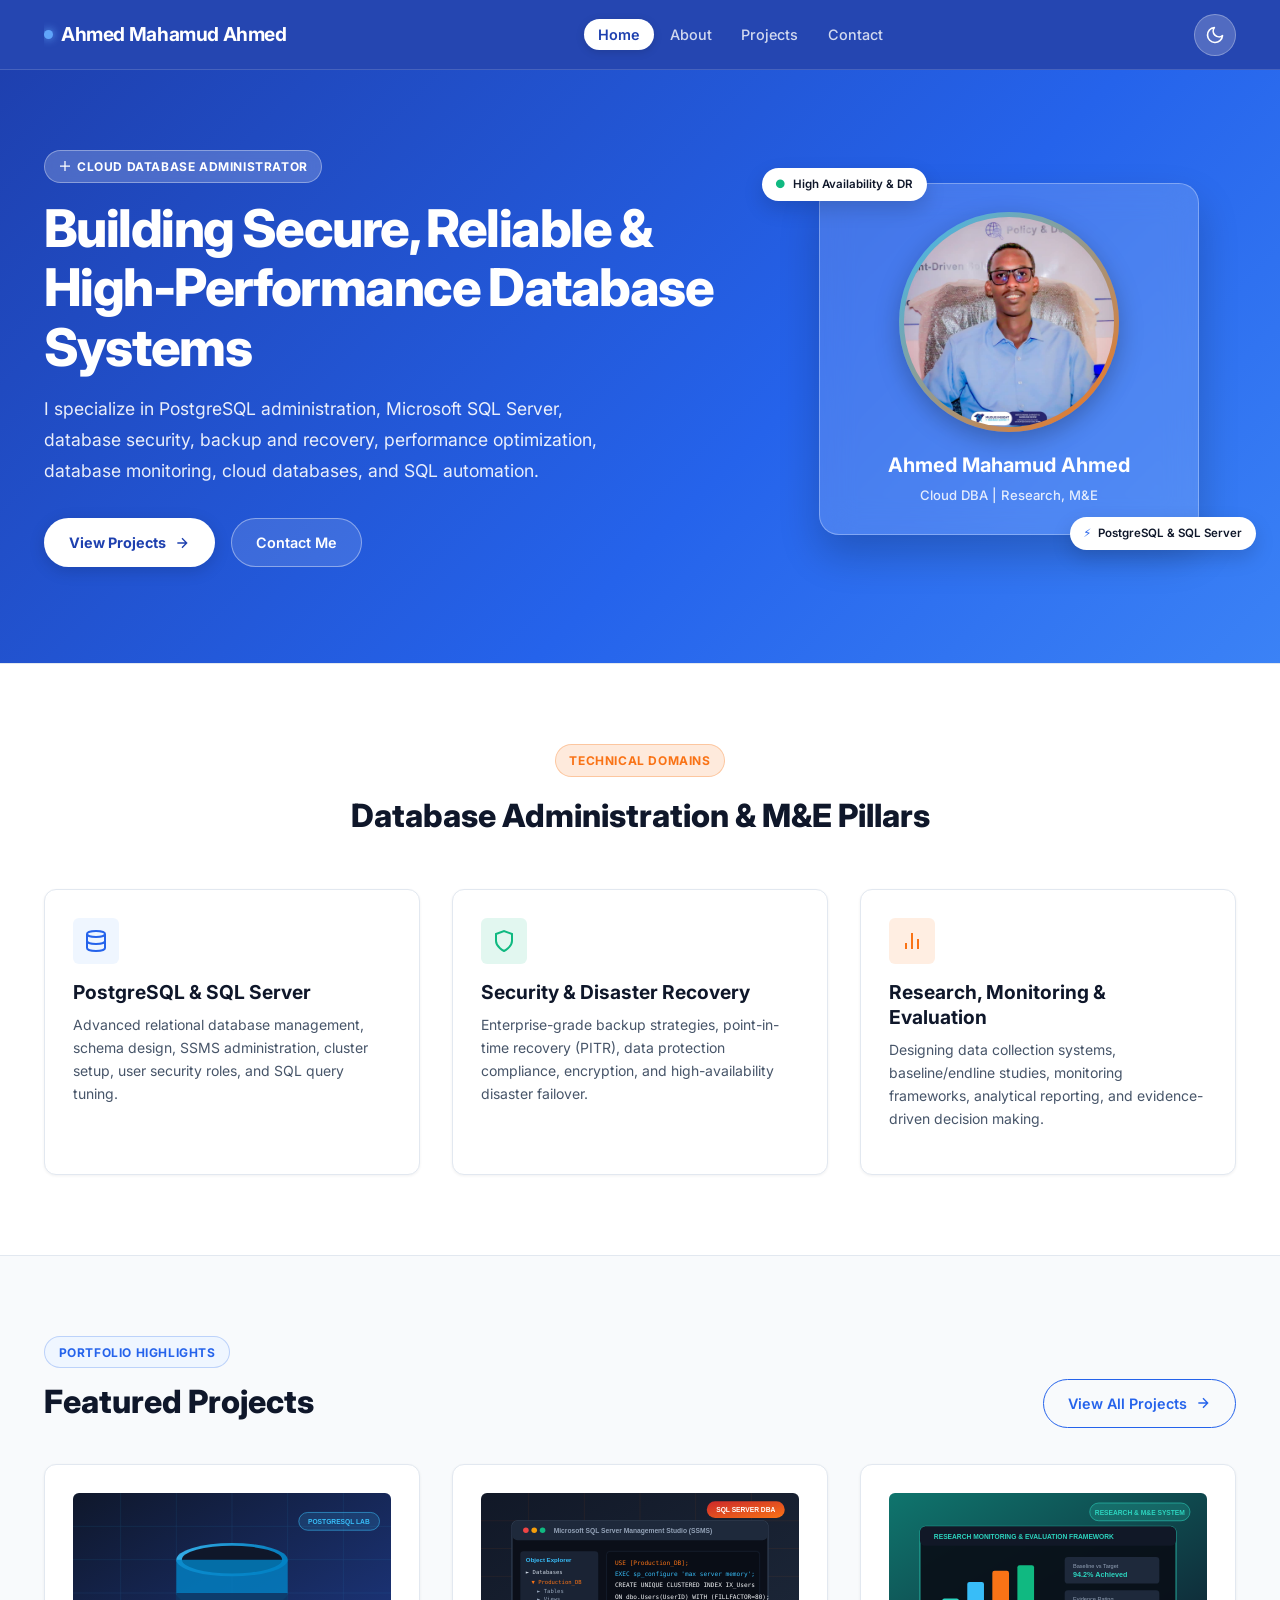
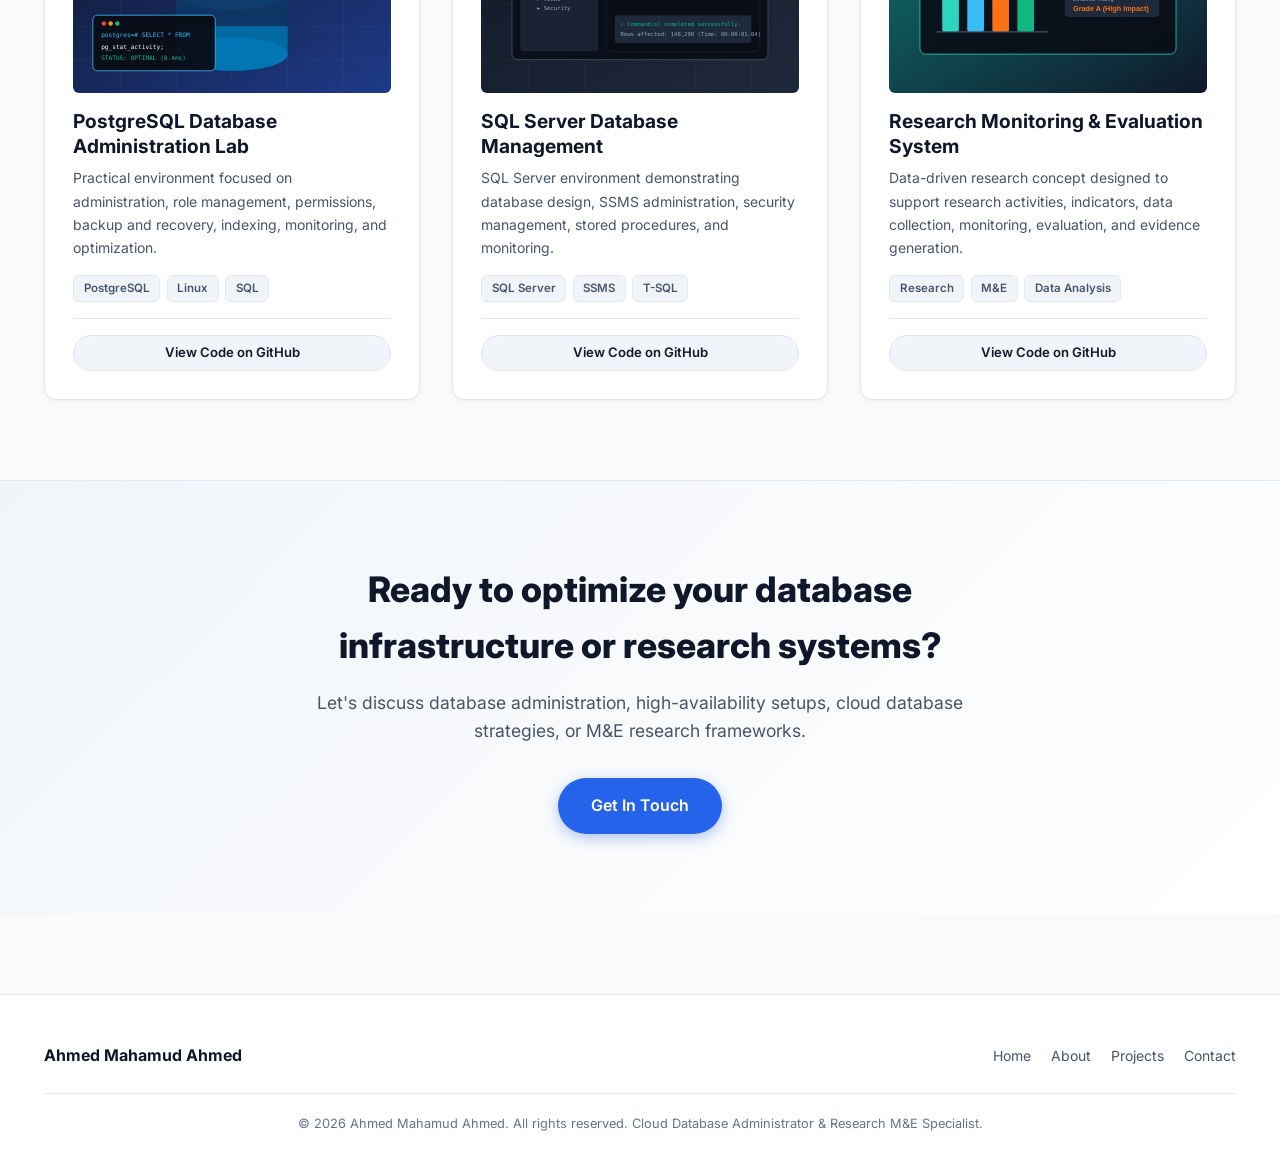
<file: index.html>
<!DOCTYPE html>
<html lang="en" data-theme="light">
<head>
  <meta charset="UTF-8" />
  <meta name="viewport" content="width=device-width, initial-scale=1.0" />
  <title>Ahmed Mahamud Ahmed | Cloud Database Administrator</title>
  <meta name="description" content="Ahmed Mahamud Ahmed is a Computer Science professional focused on Cloud Database Administration, PostgreSQL, SQL Server, database security, performance optimization, research, monitoring and evaluation." />
  
  <!-- Open Graph Meta Tags -->
  <meta property="og:title" content="Ahmed Mahamud Ahmed | Cloud Database Administrator" />
  <meta property="og:description" content="Specializing in PostgreSQL administration, Microsoft SQL Server, database security, cloud databases, research, monitoring & evaluation." />
  <meta property="og:type" content="website" />
  <meta property="og:image" content="assets/images/profile/profile-photo.jpg" />

  <!-- Google Fonts & Stylesheet -->
  <link rel="preconnect" href="https://fonts.googleapis.com">
  <link rel="preconnect" href="https://fonts.gstatic.com" crossorigin>
  <link href="https://fonts.googleapis.com/css2?family=Inter:wght@400;500;600;700;800&display=swap" rel="stylesheet">
  <link rel="stylesheet" href="css/style.css" />
</head>
<body>

  <!-- Navigation Bar -->
  <header class="navbar" id="navbar">
    <div class="container nav-container">
      <a href="index.html" class="nav-brand">
        <span class="brand-dot"></span>
        Ahmed Mahamud Ahmed
      </a>

      <nav>
        <ul class="nav-links">
          <li><a href="index.html" class="nav-link active">Home</a></li>
          <li><a href="about.html" class="nav-link">About</a></li>
          <li><a href="projects.html" class="nav-link">Projects</a></li>
          <li><a href="contact.html" class="nav-link">Contact</a></li>
        </ul>
      </nav>

      <div class="nav-actions">
        <button class="theme-toggle-btn" aria-label="Toggle Theme"></button>
        <button class="mobile-toggle-btn" aria-label="Open Navigation Menu">☰</button>
      </div>
    </div>
  </header>

  <!-- Mobile Drawer Overlay -->
  <div class="mobile-menu-overlay" id="mobile-menu-overlay">
    <div class="mobile-drawer">
      <div class="mobile-drawer-header">
        <span class="nav-brand">Ahmed Mahamud</span>
        <button class="mobile-drawer-close mobile-toggle-btn" aria-label="Close Navigation Menu">✕</button>
      </div>
      <ul class="mobile-nav-links">
        <li><a href="index.html" class="mobile-nav-link active">Home</a></li>
        <li><a href="about.html" class="mobile-nav-link">About</a></li>
        <li><a href="projects.html" class="mobile-nav-link">Projects</a></li>
        <li><a href="contact.html" class="mobile-nav-link">Contact</a></li>
      </ul>
      <div style="margin-top: auto; padding-top: 2rem;">
        <button class="theme-toggle-btn" style="width: 100%; border-radius: var(--radius-md);" aria-label="Toggle Theme">Toggle Dark/Light Mode</button>
      </div>
    </div>
  </div>

  <main>
    <!-- HERO SECTION (Vivid Royal Blue Header in Light Mode) -->
    <section class="hero-section">
      <div class="container hero-grid">
        <div class="hero-content reveal">
          <div class="hero-badge">
            <span class="badge badge-hero">
              <svg width="12" height="12" viewBox="0 0 24 24" fill="none" stroke="currentColor" stroke-width="2.5"><path d="M12 2v20M2 12h20"></path></svg>
              CLOUD DATABASE ADMINISTRATOR
            </span>
          </div>

          <h1 class="hero-title">
            Building Secure, Reliable &amp; <span class="hero-title-accent">High-Performance</span> Database Systems
          </h1>

          <p class="hero-subtitle">
            I specialize in PostgreSQL administration, Microsoft SQL Server, database security, backup and recovery, performance optimization, database monitoring, cloud databases, and SQL automation.
          </p>

          <div class="hero-actions">
            <a href="projects.html" class="btn btn-hero-white">
              View Projects
              <svg width="16" height="16" viewBox="0 0 24 24" fill="none" stroke="currentColor" stroke-width="2"><path d="M5 12h14M12 5l7 7-7 7"></path></svg>
            </a>
            <a href="contact.html" class="btn btn-hero-outline">
              Contact Me
            </a>
          </div>
        </div>

        <!-- HERO PROFILE CARD -->
        <div class="hero-visual-container reveal">
          <div class="stat-pill stat-pill-top">
            <span style="color: #10B981;">●</span> High Availability &amp; DR
          </div>

          <div class="profile-card">
            <div class="profile-image-frame">
              <img src="assets/images/profile/profile-photo.jpg" alt="Ahmed Mahamud Ahmed" class="profile-img-preview" />
            </div>

            <div class="profile-info">
              <h3>Ahmed Mahamud Ahmed</h3>
              <p>Cloud DBA | Research, M&amp;E</p>
            </div>
          </div>

          <div class="stat-pill stat-pill-bottom">
            <span style="color: #2563EB;">⚡</span> PostgreSQL &amp; SQL Server
          </div>
        </div>
      </div>
    </section>

    <!-- CORE EXPERTISE OVERVIEW -->
    <section class="section-padding" style="background-color: var(--bg-secondary); border-top: 1px solid var(--border-color); border-bottom: 1px solid var(--border-color);">
      <div class="container">
        <div style="text-align: center; max-width: 650px; margin: 0 auto 3rem auto;" class="reveal">
          <span class="badge badge-warm" style="margin-bottom: 0.8rem;">TECHNICAL DOMAINS</span>
          <h2 style="font-size: 2rem; font-weight: 800; color: var(--text-primary);">Database Administration &amp; M&amp;E Pillars</h2>
        </div>

        <div class="grid grid-3">
          <div class="card reveal">
            <div class="tech-icon-box" style="margin-bottom: 1rem;">
              <svg width="24" height="24" viewBox="0 0 24 24" fill="none" stroke="currentColor" stroke-width="2"><ellipse cx="12" cy="5" rx="9" ry="3"></ellipse><path d="M21 12c0 1.66-4 3-9 3s-9-1.34-9-3"></path><path d="M3 5v14c0 1.66 4 3 9 3s9-1.34 9-3V5"></path></svg>
            </div>
            <h3 class="card-title">PostgreSQL &amp; SQL Server</h3>
            <p class="card-desc">Advanced relational database management, schema design, SSMS administration, cluster setup, user security roles, and SQL query tuning.</p>
          </div>

          <div class="card reveal">
            <div class="tech-icon-box" style="margin-bottom: 1rem; background: rgba(16, 185, 129, 0.12); color: #10B981;">
              <svg width="24" height="24" viewBox="0 0 24 24" fill="none" stroke="currentColor" stroke-width="2"><path d="M12 22s8-4 8-10V5l-8-3-8 3v7c0 6 8 10 8 10z"></path></svg>
            </div>
            <h3 class="card-title">Security &amp; Disaster Recovery</h3>
            <p class="card-desc">Enterprise-grade backup strategies, point-in-time recovery (PITR), data protection compliance, encryption, and high-availability disaster failover.</p>
          </div>

          <div class="card reveal">
            <div class="tech-icon-box" style="margin-bottom: 1rem; background: rgba(249, 115, 22, 0.12); color: var(--accent-warm);">
              <svg width="24" height="24" viewBox="0 0 24 24" fill="none" stroke="currentColor" stroke-width="2"><line x1="18" y1="20" x2="18" y2="10"></line><line x1="12" y1="20" x2="12" y2="4"></line><line x1="6" y1="20" x2="6" y2="14"></line></svg>
            </div>
            <h3 class="card-title">Research, Monitoring &amp; Evaluation</h3>
            <p class="card-desc">Designing data collection systems, baseline/endline studies, monitoring frameworks, analytical reporting, and evidence-driven decision making.</p>
          </div>
        </div>
      </div>
    </section>

    <!-- FEATURED PROJECTS HIGHLIGHT -->
    <section class="section-padding">
      <div class="container">
        <div class="section-header-row reveal">
          <div>
            <span class="badge badge-primary" style="margin-bottom: 0.5rem;">PORTFOLIO HIGHLIGHTS</span>
            <h2 style="font-size: 2rem; font-weight: 800; color: var(--text-primary);">Featured Projects</h2>
          </div>
          <a href="projects.html" class="btn btn-outline">
            View All Projects
            <svg width="16" height="16" viewBox="0 0 24 24" fill="none" stroke="currentColor" stroke-width="2"><path d="M5 12h14M12 5l7 7-7 7"></path></svg>
          </a>
        </div>

        <div class="grid grid-3">
          <div class="card reveal">
            <div class="card-img-container">
              <img src="assets/images/projects/project1.svg" alt="PostgreSQL Lab" class="card-img" />
            </div>
            <h3 class="card-title">PostgreSQL Database Administration Lab</h3>
            <p class="card-desc">Practical environment focused on administration, role management, permissions, backup and recovery, indexing, monitoring, and optimization.</p>
            <div class="card-tags">
              <span class="tech-tag">PostgreSQL</span>
              <span class="tech-tag">Linux</span>
              <span class="tech-tag">SQL</span>
            </div>
            <div class="card-actions">
              <a href="https://github.com/Garjoox/Ahmed-mohamud" target="_blank" rel="noopener" class="btn btn-secondary btn-sm" style="width: 100%; text-align: center;">View Code on GitHub</a>
            </div>
          </div>

          <div class="card reveal">
            <div class="card-img-container">
              <img src="assets/images/projects/project2.svg" alt="SQL Server Management" class="card-img" />
            </div>
            <h3 class="card-title">SQL Server Database Management</h3>
            <p class="card-desc">SQL Server environment demonstrating database design, SSMS administration, security management, stored procedures, and monitoring.</p>
            <div class="card-tags">
              <span class="tech-tag">SQL Server</span>
              <span class="tech-tag">SSMS</span>
              <span class="tech-tag">T-SQL</span>
            </div>
            <div class="card-actions">
              <a href="https://github.com/Garjoox/Ahmed-mohamud" target="_blank" rel="noopener" class="btn btn-secondary btn-sm" style="width: 100%; text-align: center;">View Code on GitHub</a>
            </div>
          </div>

          <div class="card reveal">
            <div class="card-img-container">
              <img src="assets/images/projects/project6.svg" alt="Research Monitoring & Evaluation" class="card-img" />
            </div>
            <h3 class="card-title">Research Monitoring &amp; Evaluation System</h3>
            <p class="card-desc">Data-driven research concept designed to support research activities, indicators, data collection, monitoring, evaluation, and evidence generation.</p>
            <div class="card-tags">
              <span class="tech-tag">Research</span>
              <span class="tech-tag">M&amp;E</span>
              <span class="tech-tag">Data Analysis</span>
            </div>
            <div class="card-actions">
              <a href="https://github.com/Garjoox/Ahmed-mohamud" target="_blank" rel="noopener" class="btn btn-secondary btn-sm" style="width: 100%; text-align: center;">View Code on GitHub</a>
            </div>
          </div>
        </div>
      </div>
    </section>

    <!-- CALL TO ACTION BANNER -->
    <section class="section-padding" style="background: linear-gradient(135deg, var(--bg-tertiary) 0%, var(--bg-secondary) 100%); border-top: 1px solid var(--border-color);">
      <div class="container" style="text-align: center; max-width: 750px;">
        <h2 style="font-size: 2.2rem; font-weight: 800; color: var(--text-primary); margin-bottom: 1rem;" class="reveal">
          Ready to optimize your database infrastructure or research systems?
        </h2>
        <p style="font-size: 1.1rem; color: var(--text-secondary); margin-bottom: 2rem;" class="reveal">
          Let's discuss database administration, high-availability setups, cloud database strategies, or M&amp;E research frameworks.
        </p>
        <a href="contact.html" class="btn btn-primary reveal" style="padding: 0.9rem 2rem; font-size: 1rem;">
          Get In Touch
        </a>
      </div>
    </section>
  </main>

  <!-- Footer -->
  <footer class="footer">
    <div class="container">
      <div class="footer-content">
        <div class="footer-brand">
          Ahmed Mahamud Ahmed
        </div>
        <ul class="footer-links">
          <li><a href="index.html" class="footer-link">Home</a></li>
          <li><a href="about.html" class="footer-link">About</a></li>
          <li><a href="projects.html" class="footer-link">Projects</a></li>
          <li><a href="contact.html" class="footer-link">Contact</a></li>
        </ul>
      </div>
      <div class="footer-bottom">
        &copy; 2026 Ahmed Mahamud Ahmed. All rights reserved. Cloud Database Administrator &amp; Research M&amp;E Specialist.
      </div>
    </div>
  </footer>

  <!-- JavaScript Modules -->
  <script src="js/theme.js"></script>
  <script src="js/main.js"></script>
</body>
</html>
</file>
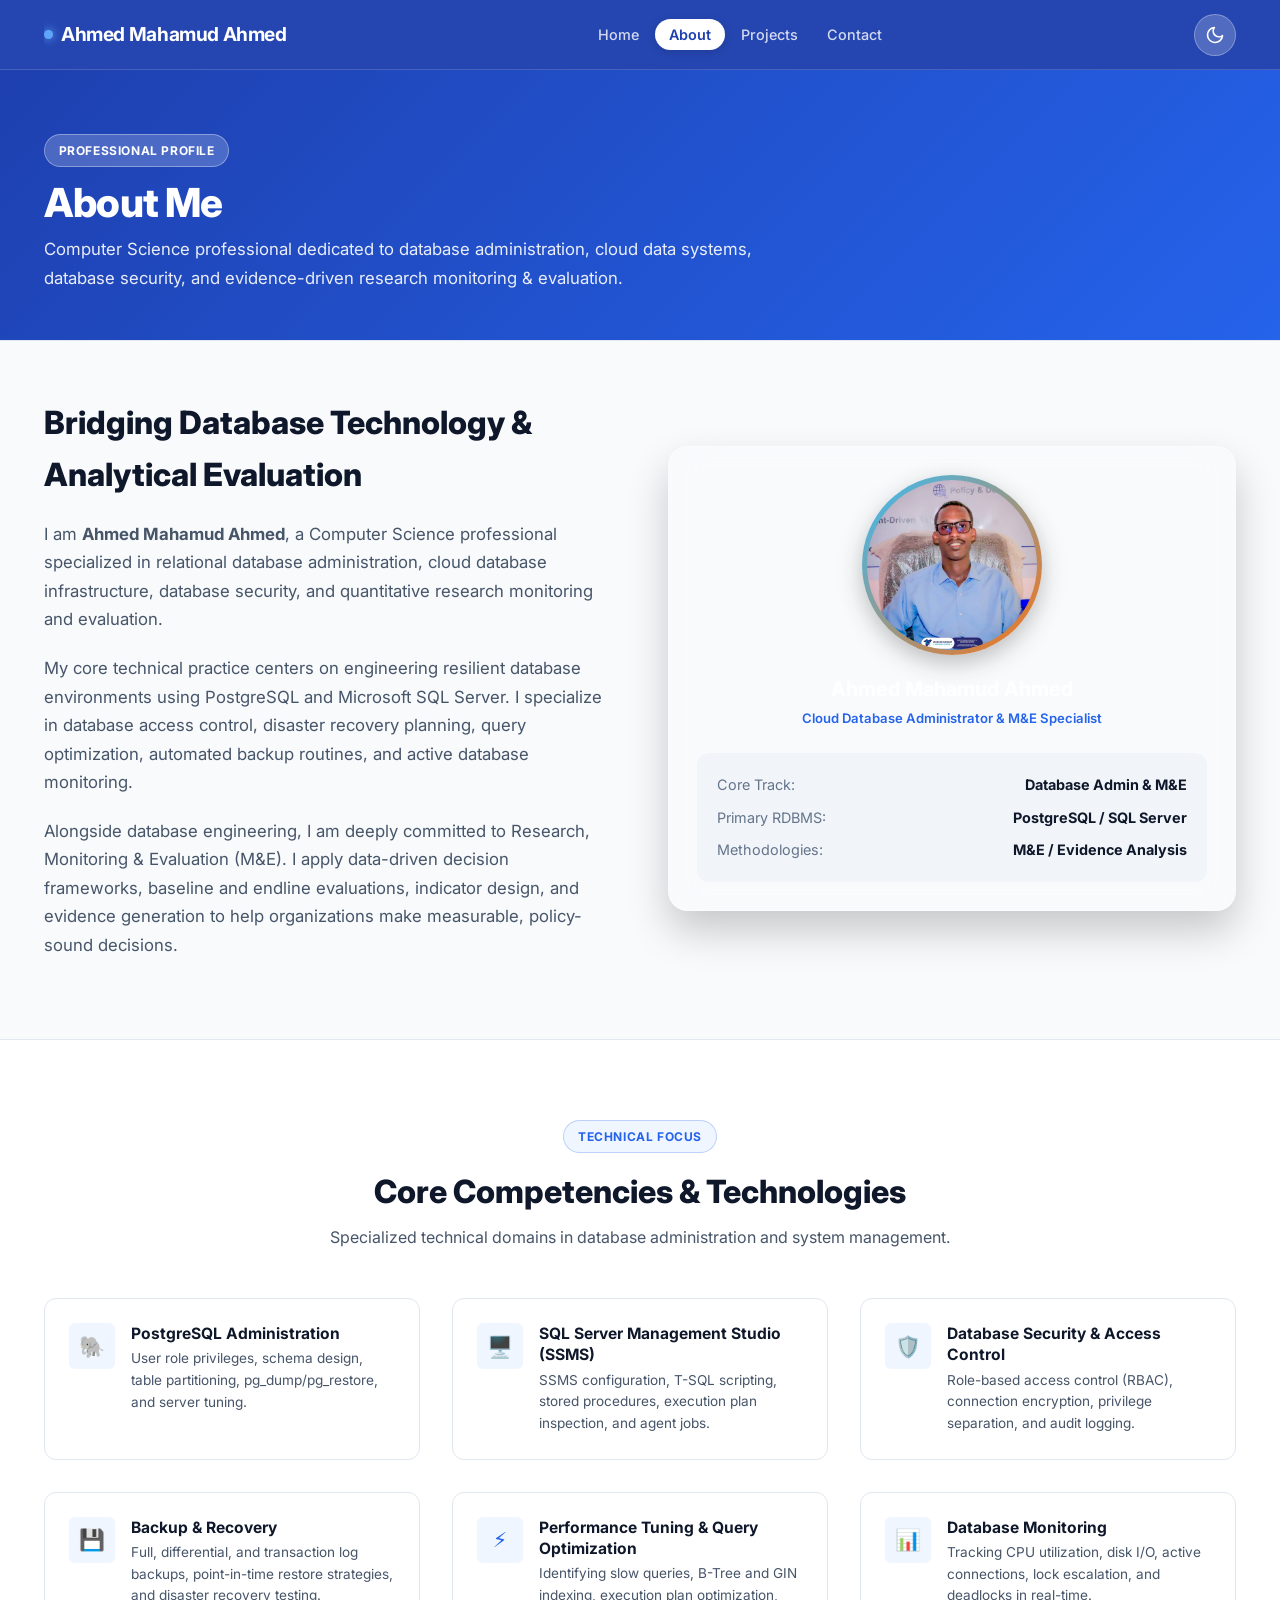
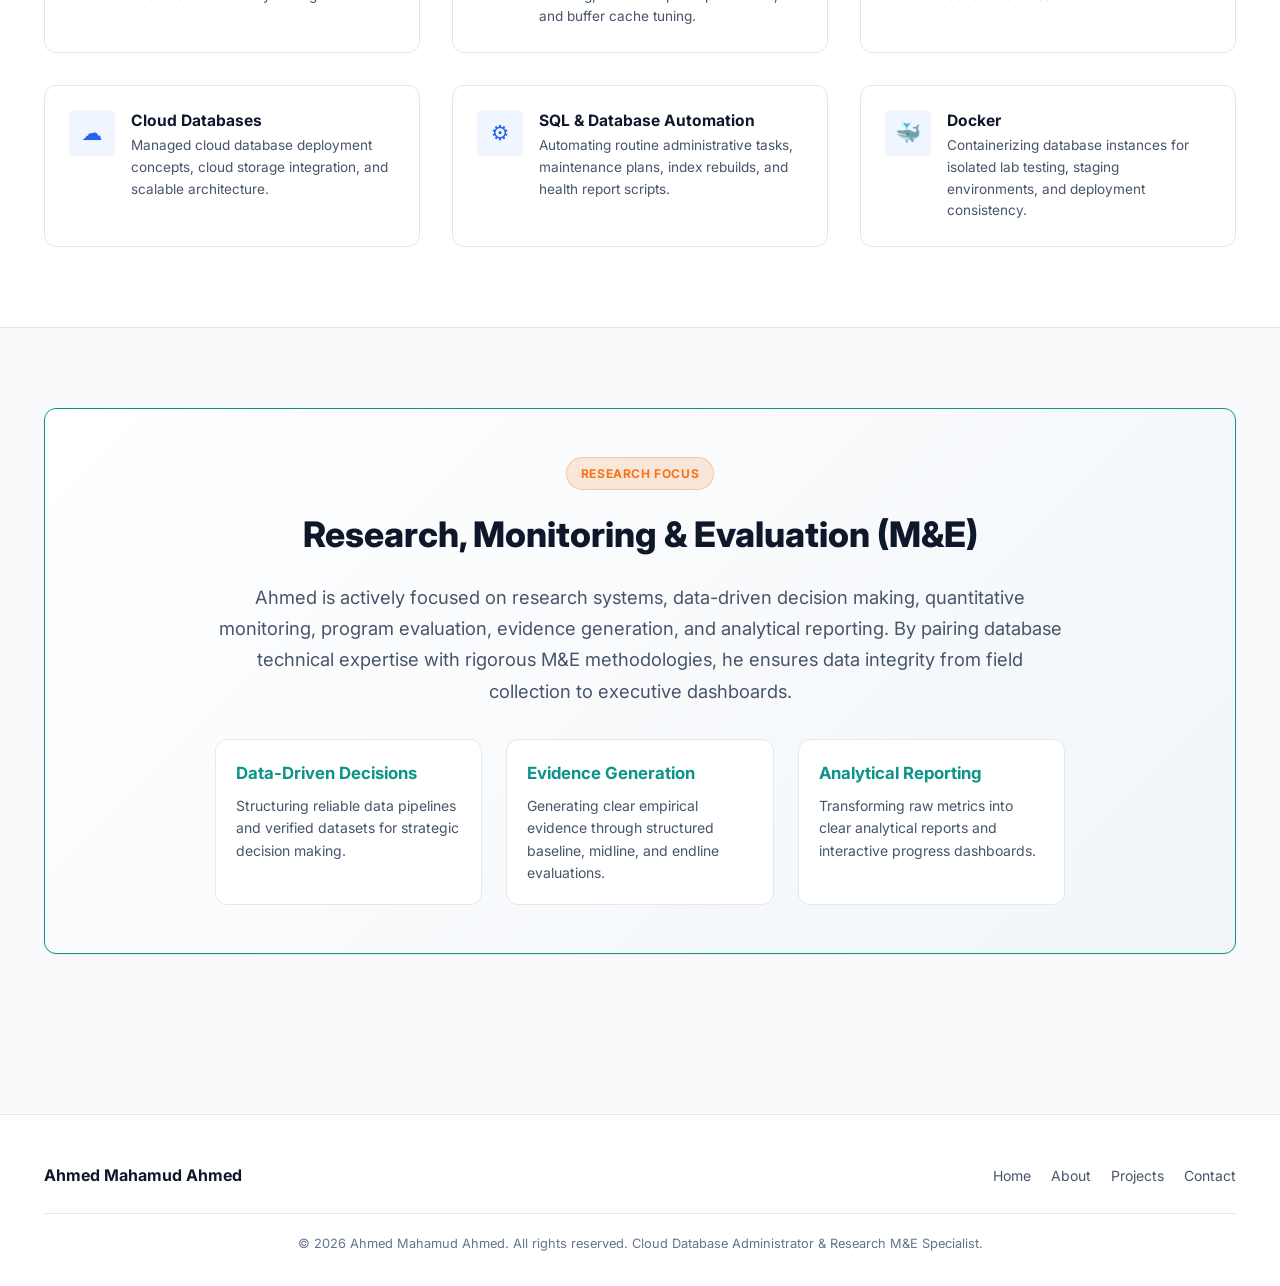
<file: about.html>
<!DOCTYPE html>
<html lang="en" data-theme="light">
<head>
  <meta charset="UTF-8" />
  <meta name="viewport" content="width=device-width, initial-scale=1.0" />
  <title>About Me | Ahmed Mahamud Ahmed</title>
  <meta name="description" content="Learn about Ahmed Mahamud Ahmed, a Computer Science professional focused on PostgreSQL, SQL Server, database security, cloud databases, research, monitoring and evaluation." />

  <!-- Google Fonts & Stylesheet -->
  <link rel="preconnect" href="https://fonts.googleapis.com">
  <link rel="preconnect" href="https://fonts.gstatic.com" crossorigin>
  <link href="https://fonts.googleapis.com/css2?family=Inter:wght@400;500;600;700;800&display=swap" rel="stylesheet">
  <link rel="stylesheet" href="css/style.css" />
</head>
<body>

  <!-- Navigation Bar -->
  <header class="navbar" id="navbar">
    <div class="container nav-container">
      <a href="index.html" class="nav-brand">
        <span class="brand-dot"></span>
        Ahmed Mahamud Ahmed
      </a>

      <nav>
        <ul class="nav-links">
          <li><a href="index.html" class="nav-link">Home</a></li>
          <li><a href="about.html" class="nav-link active">About</a></li>
          <li><a href="projects.html" class="nav-link">Projects</a></li>
          <li><a href="contact.html" class="nav-link">Contact</a></li>
        </ul>
      </nav>

      <div class="nav-actions">
        <button class="theme-toggle-btn" aria-label="Toggle Theme"></button>
        <button class="mobile-toggle-btn" aria-label="Open Navigation Menu">☰</button>
      </div>
    </div>
  </header>

  <!-- Mobile Drawer Overlay -->
  <div class="mobile-menu-overlay" id="mobile-menu-overlay">
    <div class="mobile-drawer">
      <div class="mobile-drawer-header">
        <span class="nav-brand">Ahmed Mahamud</span>
        <button class="mobile-drawer-close mobile-toggle-btn" aria-label="Close Navigation Menu">✕</button>
      </div>
      <ul class="mobile-nav-links">
        <li><a href="index.html" class="mobile-nav-link">Home</a></li>
        <li><a href="about.html" class="mobile-nav-link active">About</a></li>
        <li><a href="projects.html" class="mobile-nav-link">Projects</a></li>
        <li><a href="contact.html" class="mobile-nav-link">Contact</a></li>
      </ul>
      <div style="margin-top: auto; padding-top: 2rem;">
        <button class="theme-toggle-btn" style="width: 100%; border-radius: var(--radius-md);" aria-label="Toggle Theme">Toggle Dark/Light Mode</button>
      </div>
    </div>
  </div>

  <main>
    <!-- PAGE HEADER -->
    <header class="page-header">
      <div class="container">
        <span class="badge badge-hero" style="margin-bottom: 0.8rem;">PROFESSIONAL PROFILE</span>
        <h1 class="page-header-title">About Me</h1>
        <p class="page-header-subtitle">
          Computer Science professional dedicated to database administration, cloud data systems, database security, and evidence-driven research monitoring &amp; evaluation.
        </p>
      </div>
    </header>

    <!-- BIO SECTION -->
    <section class="section-padding" style="padding-top: 0;">
      <div class="container">
        <div class="grid grid-2 items-center" style="gap: 3.5rem;">
          <div class="reveal">
            <h2 style="font-size: 2rem; font-weight: 800; color: var(--text-primary); margin-bottom: 1.25rem;">
              Bridging Database Technology &amp; Analytical Evaluation
            </h2>
            <p style="color: var(--text-secondary); margin-bottom: 1.25rem; font-size: 1.05rem; line-height: 1.7;">
              I am <strong>Ahmed Mahamud Ahmed</strong>, a Computer Science professional specialized in relational database administration, cloud database infrastructure, database security, and quantitative research monitoring and evaluation.
            </p>
            <p style="color: var(--text-secondary); margin-bottom: 1.25rem; font-size: 1.05rem; line-height: 1.7;">
              My core technical practice centers on engineering resilient database environments using PostgreSQL and Microsoft SQL Server. I specialize in database access control, disaster recovery planning, query optimization, automated backup routines, and active database monitoring.
            </p>
            <p style="color: var(--text-secondary); font-size: 1.05rem; line-height: 1.7;">
              Alongside database engineering, I am deeply committed to Research, Monitoring &amp; Evaluation (M&amp;E). I apply data-driven decision frameworks, baseline and endline evaluations, indicator design, and evidence generation to help organizations make measurable, policy-sound decisions.
            </p>
          </div>

          <div class="profile-card reveal" style="max-width: 100%;">
            <div class="profile-image-frame" style="width: 180px; height: 180px;">
              <img src="assets/images/profile/profile-photo.jpg" alt="Ahmed Mahamud Ahmed Profile" class="profile-img-preview" />
            </div>
            <div class="profile-info">
              <h3>Ahmed Mahamud Ahmed</h3>
              <p style="color: var(--accent-primary); font-weight: 600;">Cloud Database Administrator &amp; M&amp;E Specialist</p>
            </div>
            <div style="margin-top: 1.5rem; text-align: left; background: var(--bg-tertiary); padding: 1.25rem; border-radius: var(--radius-md); font-size: 0.9rem;">
              <div style="margin-bottom: 0.6rem; display: flex; justify-content: space-between;">
                <span style="color: var(--text-muted);">Core Track:</span>
                <strong style="color: var(--text-primary);">Database Admin &amp; M&amp;E</strong>
              </div>
              <div style="margin-bottom: 0.6rem; display: flex; justify-content: space-between;">
                <span style="color: var(--text-muted);">Primary RDBMS:</span>
                <strong style="color: var(--text-primary);">PostgreSQL / SQL Server</strong>
              </div>
              <div style="display: flex; justify-content: space-between;">
                <span style="color: var(--text-muted);">Methodologies:</span>
                <strong style="color: var(--text-primary);">M&amp;E / Evidence Analysis</strong>
              </div>
            </div>
          </div>
        </div>
      </div>
    </section>

    <!-- TECHNICAL FOCUS GRID SECTION -->
    <section class="section-padding" style="background-color: var(--bg-secondary); border-top: 1px solid var(--border-color); border-bottom: 1px solid var(--border-color);">
      <div class="container">
        <div style="text-align: center; max-width: 650px; margin: 0 auto 3rem auto;" class="reveal">
          <span class="badge badge-primary" style="margin-bottom: 0.8rem;">TECHNICAL FOCUS</span>
          <h2 style="font-size: 2rem; font-weight: 800; color: var(--text-primary);">Core Competencies &amp; Technologies</h2>
          <p style="color: var(--text-secondary); margin-top: 0.5rem;">Specialized technical domains in database administration and system management.</p>
        </div>

        <div class="grid grid-3">
          <div class="tech-focus-card reveal">
            <div class="tech-icon-box">🐘</div>
            <div class="tech-focus-content">
              <h4>PostgreSQL Administration</h4>
              <p>User role privileges, schema design, table partitioning, pg_dump/pg_restore, and server tuning.</p>
            </div>
          </div>

          <div class="tech-focus-card reveal">
            <div class="tech-icon-box">🖥️</div>
            <div class="tech-focus-content">
              <h4>SQL Server Management Studio (SSMS)</h4>
              <p>SSMS configuration, T-SQL scripting, stored procedures, execution plan inspection, and agent jobs.</p>
            </div>
          </div>

          <div class="tech-focus-card reveal">
            <div class="tech-icon-box">🛡️</div>
            <div class="tech-focus-content">
              <h4>Database Security &amp; Access Control</h4>
              <p>Role-based access control (RBAC), connection encryption, privilege separation, and audit logging.</p>
            </div>
          </div>

          <div class="tech-focus-card reveal">
            <div class="tech-icon-box">💾</div>
            <div class="tech-focus-content">
              <h4>Backup &amp; Recovery</h4>
              <p>Full, differential, and transaction log backups, point-in-time restore strategies, and disaster recovery testing.</p>
            </div>
          </div>

          <div class="tech-focus-card reveal">
            <div class="tech-icon-box">⚡</div>
            <div class="tech-focus-content">
              <h4>Performance Tuning &amp; Query Optimization</h4>
              <p>Identifying slow queries, B-Tree and GIN indexing, execution plan optimization, and buffer cache tuning.</p>
            </div>
          </div>

          <div class="tech-focus-card reveal">
            <div class="tech-icon-box">📊</div>
            <div class="tech-focus-content">
              <h4>Database Monitoring</h4>
              <p>Tracking CPU utilization, disk I/O, active connections, lock escalation, and deadlocks in real-time.</p>
            </div>
          </div>

          <div class="tech-focus-card reveal">
            <div class="tech-icon-box">☁️</div>
            <div class="tech-focus-content">
              <h4>Cloud Databases</h4>
              <p>Managed cloud database deployment concepts, cloud storage integration, and scalable architecture.</p>
            </div>
          </div>

          <div class="tech-focus-card reveal">
            <div class="tech-icon-box">⚙️</div>
            <div class="tech-focus-content">
              <h4>SQL &amp; Database Automation</h4>
              <p>Automating routine administrative tasks, maintenance plans, index rebuilds, and health report scripts.</p>
            </div>
          </div>

          <div class="tech-focus-card reveal">
            <div class="tech-icon-box">🐳</div>
            <div class="tech-focus-content">
              <h4>Docker</h4>
              <p>Containerizing database instances for isolated lab testing, staging environments, and deployment consistency.</p>
            </div>
          </div>
        </div>
      </div>
    </section>

    <!-- RESEARCH, MONITORING & EVALUATION SECTION -->
    <section class="section-padding">
      <div class="container">
        <div class="card reveal" style="padding: 3rem; background: linear-gradient(135deg, var(--bg-secondary) 0%, var(--bg-tertiary) 100%); border-color: var(--accent-secondary);">
          <div style="max-width: 850px; margin: 0 auto; text-align: center;">
            <span class="badge badge-warm" style="margin-bottom: 1rem;">RESEARCH FOCUS</span>
            <h2 style="font-size: 2.2rem; font-weight: 800; color: var(--text-primary); margin-bottom: 1.25rem;">
              Research, Monitoring &amp; Evaluation (M&amp;E)
            </h2>
            <p style="font-size: 1.15rem; color: var(--text-secondary); line-height: 1.7; margin-bottom: 2rem;">
              Ahmed is actively focused on research systems, data-driven decision making, quantitative monitoring, program evaluation, evidence generation, and analytical reporting. By pairing database technical expertise with rigorous M&amp;E methodologies, he ensures data integrity from field collection to executive dashboards.
            </p>
            <div class="grid grid-3" style="text-align: left; gap: 1.5rem;">
              <div style="background: var(--bg-secondary); padding: 1.25rem; border-radius: var(--radius-md); border: 1px solid var(--border-color);">
                <h4 style="color: var(--accent-secondary); font-size: 1.05rem; font-weight: 700; margin-bottom: 0.5rem;">Data-Driven Decisions</h4>
                <p style="font-size: 0.875rem; color: var(--text-secondary);">Structuring reliable data pipelines and verified datasets for strategic decision making.</p>
              </div>
              <div style="background: var(--bg-secondary); padding: 1.25rem; border-radius: var(--radius-md); border: 1px solid var(--border-color);">
                <h4 style="color: var(--accent-secondary); font-size: 1.05rem; font-weight: 700; margin-bottom: 0.5rem;">Evidence Generation</h4>
                <p style="font-size: 0.875rem; color: var(--text-secondary);">Generating clear empirical evidence through structured baseline, midline, and endline evaluations.</p>
              </div>
              <div style="background: var(--bg-secondary); padding: 1.25rem; border-radius: var(--radius-md); border: 1px solid var(--border-color);">
                <h4 style="color: var(--accent-secondary); font-size: 1.05rem; font-weight: 700; margin-bottom: 0.5rem;">Analytical Reporting</h4>
                <p style="font-size: 0.875rem; color: var(--text-secondary);">Transforming raw metrics into clear analytical reports and interactive progress dashboards.</p>
              </div>
            </div>
          </div>
        </div>
      </div>
    </section>
  </main>

  <!-- Footer -->
  <footer class="footer">
    <div class="container">
      <div class="footer-content">
        <div class="footer-brand">
          Ahmed Mahamud Ahmed
        </div>
        <ul class="footer-links">
          <li><a href="index.html" class="footer-link">Home</a></li>
          <li><a href="about.html" class="footer-link">About</a></li>
          <li><a href="projects.html" class="footer-link">Projects</a></li>
          <li><a href="contact.html" class="footer-link">Contact</a></li>
        </ul>
      </div>
      <div class="footer-bottom">
        &copy; 2026 Ahmed Mahamud Ahmed. All rights reserved. Cloud Database Administrator &amp; Research M&amp;E Specialist.
      </div>
    </div>
  </footer>

  <!-- JavaScript Modules -->
  <script src="js/theme.js"></script>
  <script src="js/main.js"></script>
</body>
</html>
</file>
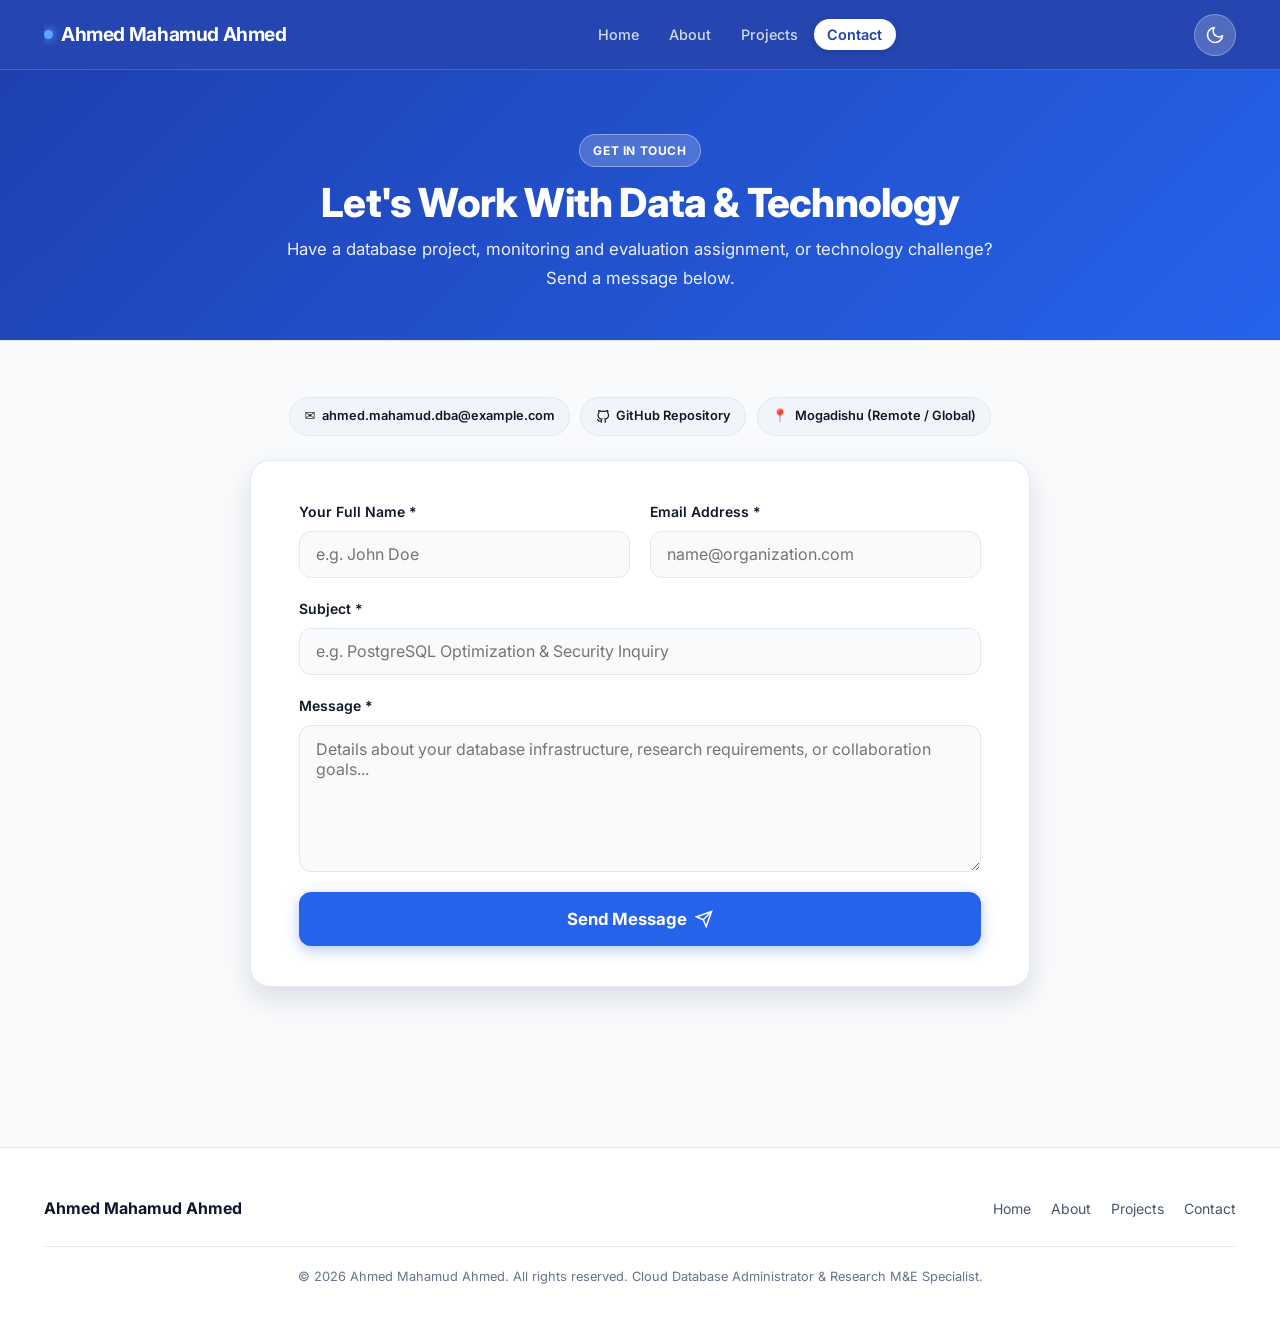
<file: contact.html>
<!DOCTYPE html>
<html lang="en" data-theme="light">
<head>
  <meta charset="UTF-8" />
  <meta name="viewport" content="width=device-width, initial-scale=1.0" />
  <title>Contact | Ahmed Mahamud Ahmed</title>
  <meta name="description" content="Get in touch with Ahmed Mahamud Ahmed for database administration projects, PostgreSQL/SQL Server optimization, cloud database security, or research M&E assignments." />

  <!-- Google Fonts & Stylesheet -->
  <link rel="preconnect" href="https://fonts.googleapis.com">
  <link rel="preconnect" href="https://fonts.gstatic.com" crossorigin>
  <link href="https://fonts.googleapis.com/css2?family=Inter:wght@400;500;600;700;800&display=swap" rel="stylesheet">
  <link rel="stylesheet" href="css/style.css" />
</head>
<body>

  <!-- Navigation Bar -->
  <header class="navbar" id="navbar">
    <div class="container nav-container">
      <a href="index.html" class="nav-brand">
        <span class="brand-dot"></span>
        Ahmed Mahamud Ahmed
      </a>

      <nav>
        <ul class="nav-links">
          <li><a href="index.html" class="nav-link">Home</a></li>
          <li><a href="about.html" class="nav-link">About</a></li>
          <li><a href="projects.html" class="nav-link">Projects</a></li>
          <li><a href="contact.html" class="nav-link active">Contact</a></li>
        </ul>
      </nav>

      <div class="nav-actions">
        <button class="theme-toggle-btn" aria-label="Toggle Theme"></button>
        <button class="mobile-toggle-btn" aria-label="Open Navigation Menu">☰</button>
      </div>
    </div>
  </header>

  <!-- Mobile Drawer Overlay -->
  <div class="mobile-menu-overlay" id="mobile-menu-overlay">
    <div class="mobile-drawer">
      <div class="mobile-drawer-header">
        <span class="nav-brand">Ahmed Mahamud</span>
        <button class="mobile-drawer-close mobile-toggle-btn" aria-label="Close Navigation Menu">✕</button>
      </div>
      <ul class="mobile-nav-links">
        <li><a href="index.html" class="mobile-nav-link">Home</a></li>
        <li><a href="about.html" class="mobile-nav-link">About</a></li>
        <li><a href="projects.html" class="mobile-nav-link">Projects</a></li>
        <li><a href="contact.html" class="mobile-nav-link active">Contact</a></li>
      </ul>
      <div style="margin-top: auto; padding-top: 2rem;">
        <button class="theme-toggle-btn" style="width: 100%; border-radius: var(--radius-md);" aria-label="Toggle Theme">Toggle Dark/Light Mode</button>
      </div>
    </div>
  </div>

  <main>
    <!-- PAGE HEADER -->
    <header class="page-header">
      <div class="container" style="text-align: center;">
        <span class="badge badge-hero" style="margin-bottom: 0.8rem;">GET IN TOUCH</span>
        <h1 class="page-header-title" style="margin: 0 auto 0.5rem auto;">Let's Work With Data &amp; Technology</h1>
        <p class="page-header-subtitle" style="margin: 0 auto;">
          Have a database project, monitoring and evaluation assignment, or technology challenge? Send a message below.
        </p>
      </div>
    </header>

    <!-- REDESIGNED CENTERED CONTACT FORM SECTION -->
    <section class="section-padding" style="padding-top: 0;">
      <div class="container">
        <div class="contact-container-centered reveal">
          
          <!-- QUICK CONTACT CHIPS ROW -->
          <div class="contact-header-chips">
            <a href="mailto:ahmed.mahamud.dba@example.com" class="contact-chip">
              <span>✉️</span> ahmed.mahamud.dba@example.com
            </a>
            <a href="https://github.com/Garjoox/Ahmed-mohamud" target="_blank" rel="noopener" class="contact-chip">
              <svg width="14" height="14" viewBox="0 0 24 24" fill="none" stroke="currentColor" stroke-width="2"><path d="M9 19c-5 1.5-5-2.5-7-3m14 6v-3.87a3.37 3.37 0 0 0-.94-2.61c3.14-.35 6.44-1.54 6.44-7A5.44 5.44 0 0 0 20 4.77 5.07 5.07 0 0 0 19.91 1S18.73.65 16 2.48a13.38 13.38 0 0 0-7 0C6.27.65 5.09 1 5.09 1A5.07 5.07 0 0 0 5 4.77a5.44 5.44 0 0 0-1.5 3.78c0 5.42 3.3 6.61 6.44 7A3.37 3.37 0 0 0 9 18.13V22"></path></svg>
              GitHub Repository
            </a>
            <span class="contact-chip" style="cursor: default;">
              <span>📍</span> Mogadishu (Remote / Global)
            </span>
          </div>

          <!-- MAIN CONTACT CARD & FORM -->
          <div class="contact-card-redesigned">
            <form id="contact-form" novalidate>
              <div class="form-grid-2col">
                <div class="form-group">
                  <label class="form-label" for="contact-name">Your Full Name *</label>
                  <input type="text" class="form-input" id="contact-name" placeholder="e.g. John Doe" required />
                </div>

                <div class="form-group">
                  <label class="form-label" for="contact-email">Email Address *</label>
                  <input type="email" class="form-input" id="contact-email" placeholder="name@organization.com" required />
                </div>
              </div>

              <div class="form-group">
                <label class="form-label" for="contact-subject">Subject *</label>
                <input type="text" class="form-input" id="contact-subject" placeholder="e.g. PostgreSQL Optimization &amp; Security Inquiry" required />
              </div>

              <div class="form-group">
                <label class="form-label" for="contact-message">Message *</label>
                <textarea class="form-textarea" id="contact-message" rows="6" placeholder="Details about your database infrastructure, research requirements, or collaboration goals..." required></textarea>
              </div>

              <button type="submit" class="btn btn-primary" style="width: 100%; padding: 1rem; font-size: 1.05rem; font-weight: 700; border-radius: var(--radius-md);">
                Send Message
                <svg width="18" height="18" viewBox="0 0 24 24" fill="none" stroke="currentColor" stroke-width="2"><line x1="22" y1="2" x2="11" y2="13"></line><polygon points="22 2 15 22 11 13 2 9 22 2"></polygon></svg>
              </button>
            </form>

            <!-- Success State Box -->
            <div id="contact-success-box" style="display: none; margin-top: 1.75rem; padding: 1.5rem; background: var(--bg-tertiary); border: 1px solid #10B981; border-radius: var(--radius-md); text-align: center;">
              <h4 style="color: #10B981; font-weight: 700; font-size: 1.1rem; margin-bottom: 0.5rem; display: flex; align-items: center; justify-content: center; gap: 0.5rem;">
                <span>✓</span> Message Prepared Successfully!
              </h4>
              <p style="font-size: 0.95rem; color: var(--text-secondary); margin-bottom: 1.25rem;">
                Your inquiry has been validated. Click below to launch your default email client to complete sending:
              </p>
              <a id="btn-mailto-fallback" href="#" class="btn btn-primary btn-sm" style="padding: 0.7rem 1.5rem;">
                Open Email Client
              </a>
            </div>
          </div>

        </div>
      </div>
    </section>
  </main>

  <!-- Footer -->
  <footer class="footer">
    <div class="container">
      <div class="footer-content">
        <div class="footer-brand">
          Ahmed Mahamud Ahmed
        </div>
        <ul class="footer-links">
          <li><a href="index.html" class="footer-link">Home</a></li>
          <li><a href="about.html" class="footer-link">About</a></li>
          <li><a href="projects.html" class="footer-link">Projects</a></li>
          <li><a href="contact.html" class="footer-link">Contact</a></li>
        </ul>
      </div>
      <div class="footer-bottom">
        &copy; 2026 Ahmed Mahamud Ahmed. All rights reserved. Cloud Database Administrator &amp; Research M&amp;E Specialist.
      </div>
    </div>
  </footer>

  <!-- JavaScript Modules -->
  <script src="js/theme.js"></script>
  <script src="js/main.js"></script>
</body>
</html>
</file>
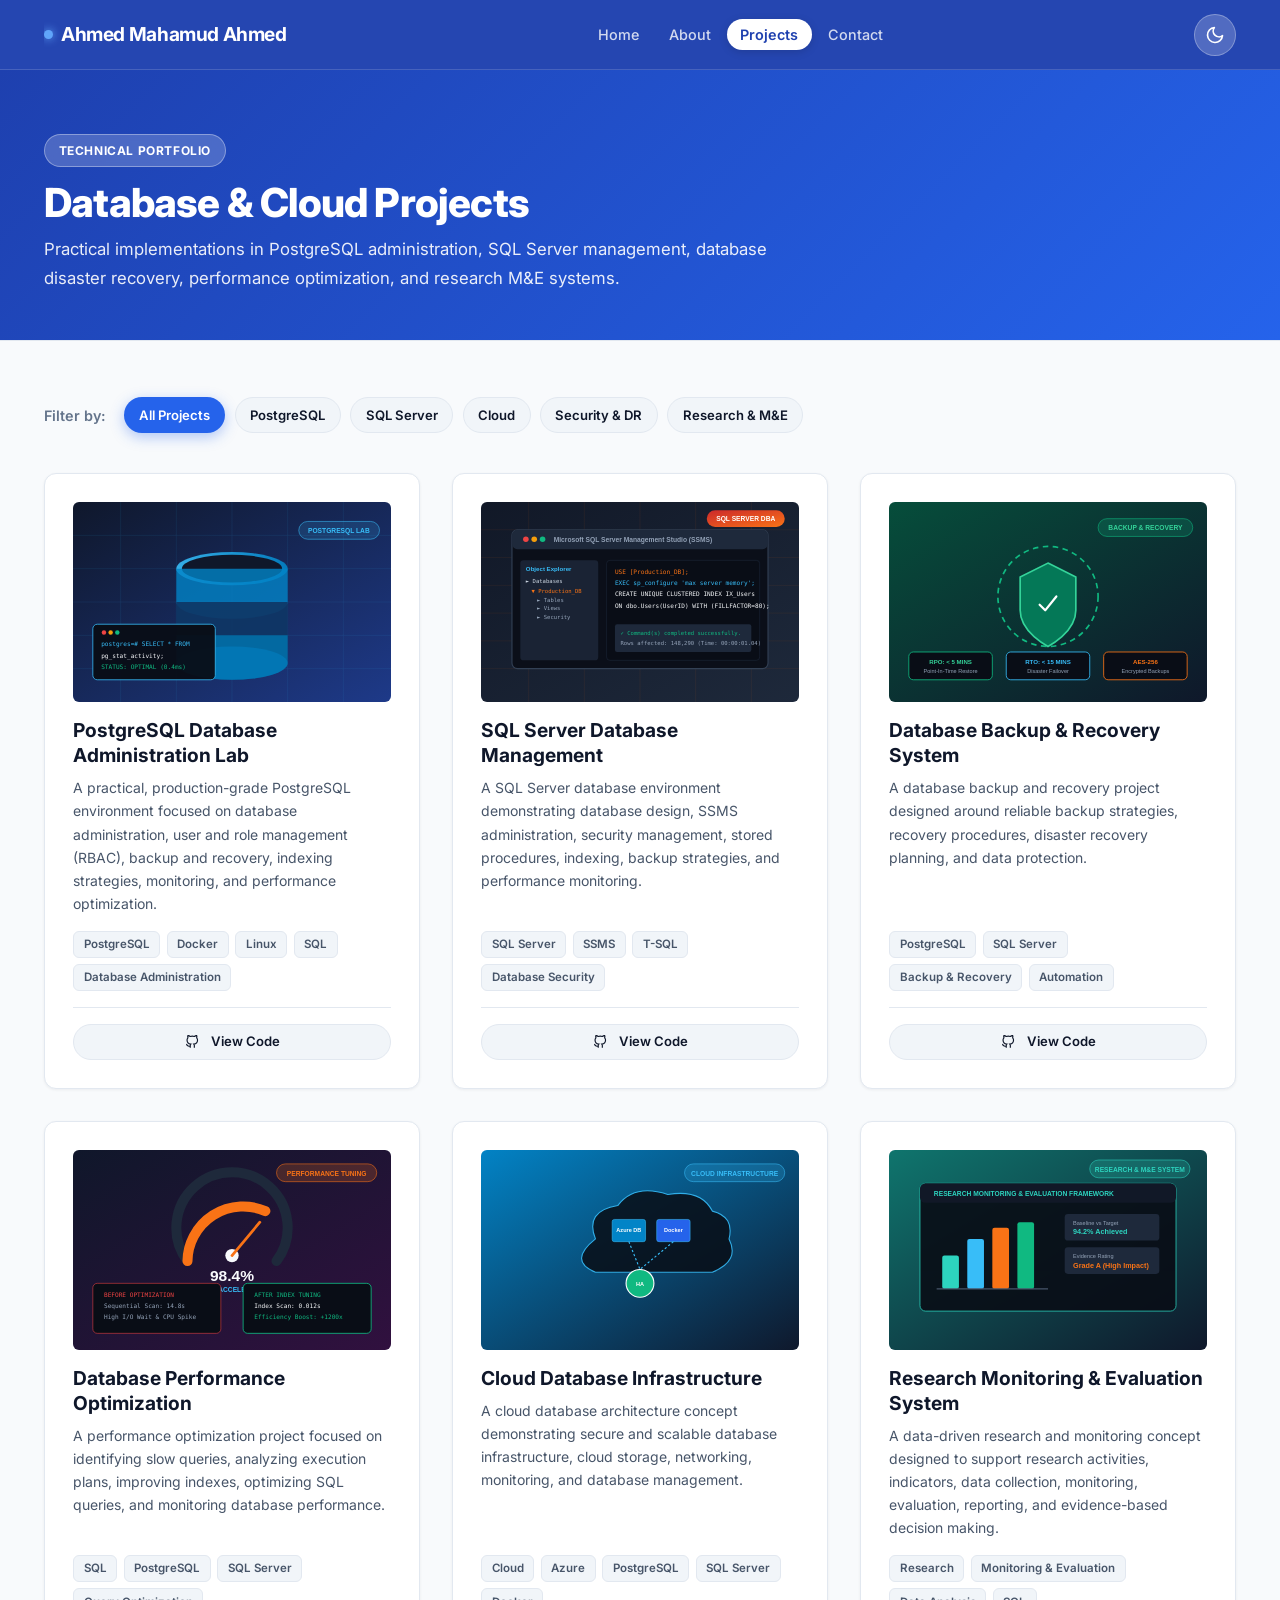
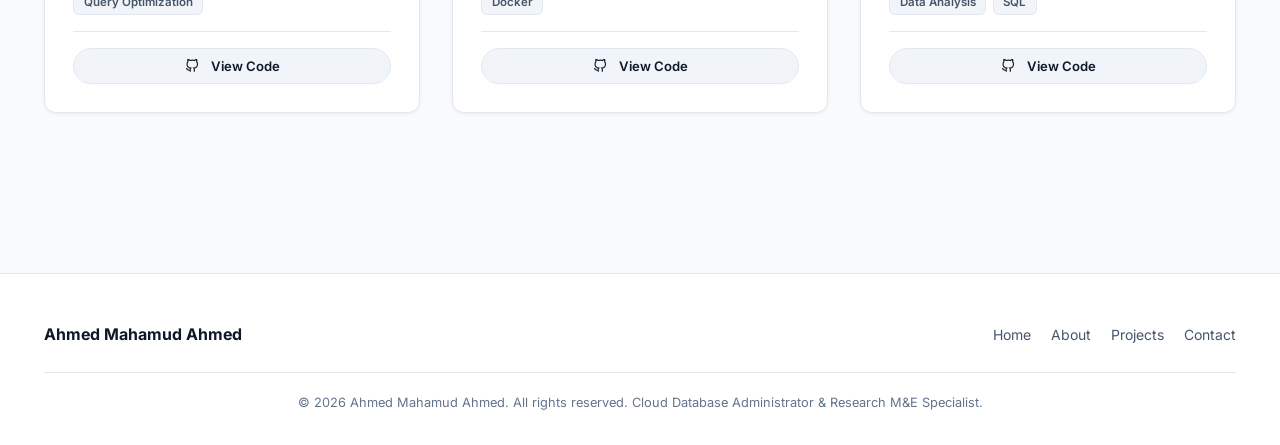
<file: projects.html>
<!DOCTYPE html>
<html lang="en" data-theme="light">
<head>
  <meta charset="UTF-8" />
  <meta name="viewport" content="width=device-width, initial-scale=1.0" />
  <title>Projects Portfolio | Ahmed Mahamud Ahmed</title>
  <meta name="description" content="Explore database administration, PostgreSQL lab environments, SQL Server management, cloud infrastructure, and research M&E projects by Ahmed Mahamud Ahmed." />

  <!-- Google Fonts & Stylesheet -->
  <link rel="preconnect" href="https://fonts.googleapis.com">
  <link rel="preconnect" href="https://fonts.gstatic.com" crossorigin>
  <link href="https://fonts.googleapis.com/css2?family=Inter:wght@400;500;600;700;800&display=swap" rel="stylesheet">
  <link rel="stylesheet" href="css/style.css" />
</head>
<body>

  <!-- Navigation Bar -->
  <header class="navbar" id="navbar">
    <div class="container nav-container">
      <a href="index.html" class="nav-brand">
        <span class="brand-dot"></span>
        Ahmed Mahamud Ahmed
      </a>

      <nav>
        <ul class="nav-links">
          <li><a href="index.html" class="nav-link">Home</a></li>
          <li><a href="about.html" class="nav-link">About</a></li>
          <li><a href="projects.html" class="nav-link active">Projects</a></li>
          <li><a href="contact.html" class="nav-link">Contact</a></li>
        </ul>
      </nav>

      <div class="nav-actions">
        <button class="theme-toggle-btn" aria-label="Toggle Theme"></button>
        <button class="mobile-toggle-btn" aria-label="Open Navigation Menu">☰</button>
      </div>
    </div>
  </header>

  <!-- Mobile Drawer Overlay -->
  <div class="mobile-menu-overlay" id="mobile-menu-overlay">
    <div class="mobile-drawer">
      <div class="mobile-drawer-header">
        <span class="nav-brand">Ahmed Mahamud</span>
        <button class="mobile-drawer-close mobile-toggle-btn" aria-label="Close Navigation Menu">✕</button>
      </div>
      <ul class="mobile-nav-links">
        <li><a href="index.html" class="mobile-nav-link">Home</a></li>
        <li><a href="about.html" class="mobile-nav-link">About</a></li>
        <li><a href="projects.html" class="mobile-nav-link active">Projects</a></li>
        <li><a href="contact.html" class="mobile-nav-link">Contact</a></li>
      </ul>
      <div style="margin-top: auto; padding-top: 2rem;">
        <button class="theme-toggle-btn" style="width: 100%; border-radius: var(--radius-md);" aria-label="Toggle Theme">Toggle Dark/Light Mode</button>
      </div>
    </div>
  </div>

  <main>
    <!-- PAGE HEADER -->
    <header class="page-header">
      <div class="container">
        <span class="badge badge-hero" style="margin-bottom: 0.8rem;">TECHNICAL PORTFOLIO</span>
        <h1 class="page-header-title">Database &amp; Cloud Projects</h1>
        <p class="page-header-subtitle">
          Practical implementations in PostgreSQL administration, SQL Server management, database disaster recovery, performance optimization, and research M&amp;E systems.
        </p>
      </div>
    </header>

    <!-- FILTER BAR & PROJECTS GRID -->
    <section class="section-padding" style="padding-top: 0;">
      <div class="container">
        <!-- Technology Tag Filter Bar -->
        <div style="display: flex; gap: 0.6rem; flex-wrap: wrap; margin-bottom: 2.5rem; align-items: center;" class="reveal">
          <span style="font-weight: 600; font-size: 0.9rem; color: var(--text-muted); margin-right: 0.5rem;">Filter by:</span>
          <button class="btn btn-primary btn-sm project-filter-btn active" data-filter="All">All Projects</button>
          <button class="btn btn-secondary btn-sm project-filter-btn" data-filter="PostgreSQL">PostgreSQL</button>
          <button class="btn btn-secondary btn-sm project-filter-btn" data-filter="SQL Server">SQL Server</button>
          <button class="btn btn-secondary btn-sm project-filter-btn" data-filter="Cloud">Cloud</button>
          <button class="btn btn-secondary btn-sm project-filter-btn" data-filter="Security">Security &amp; DR</button>
          <button class="btn btn-secondary btn-sm project-filter-btn" data-filter="M&E">Research &amp; M&amp;E</button>
        </div>

        <!-- Dynamic Projects Grid Container (Populated via data/projects.js & js/projects.js) -->
        <div class="grid grid-3" id="projects-grid">
          <!-- Rendered via JavaScript -->
        </div>
      </div>
    </section>
  </main>

  <!-- Footer -->
  <footer class="footer">
    <div class="container">
      <div class="footer-content">
        <div class="footer-brand">
          Ahmed Mahamud Ahmed
        </div>
        <ul class="footer-links">
          <li><a href="index.html" class="footer-link">Home</a></li>
          <li><a href="about.html" class="footer-link">About</a></li>
          <li><a href="projects.html" class="footer-link">Projects</a></li>
          <li><a href="contact.html" class="footer-link">Contact</a></li>
        </ul>
      </div>
      <div class="footer-bottom">
        &copy; 2026 Ahmed Mahamud Ahmed. All rights reserved. Cloud Database Administrator &amp; Research M&amp;E Specialist.
      </div>
    </div>
  </footer>

  <!-- JavaScript Modules: data/projects.js loaded first -->
  <script src="js/theme.js"></script>
  <script src="data/projects.js"></script>
  <script src="js/projects.js"></script>
  <script src="js/main.js"></script>
</body>
</html>
</file>
<file: css/style.css>
﻿/* ==========================================================================
   AHMED MAHAMUD AHMED - PORTFOLIO DESIGN SYSTEM
   Cloud Database Administrator | PostgreSQL | SQL Server | Research M&E
   Mobile-First Professional Responsive Design
   ========================================================================== */

/* --------------------------------------------------------------------------
   1. CSS Custom Properties / Design Tokens
   -------------------------------------------------------------------------- */
:root {
  --bg-primary: #F8FAFC;
  --bg-secondary: #FFFFFF;
  --bg-tertiary: #F1F5F9;
  --bg-glass: rgba(255, 255, 255, 0.85);

  --hero-bg: linear-gradient(135deg, #1E40AF 0%, #2563EB 60%, #3B82F6 100%);
  --hero-text: #FFFFFF;
  --hero-text-muted: rgba(255, 255, 255, 0.9);

  --text-primary: #0F172A;
  --text-secondary: #475569;
  --text-muted: #64748B;

  --accent-primary: #2563EB;
  --accent-hover: #1D4ED8;
  --accent-light: #EFF6FF;
  --accent-secondary: #0D9488;
  --accent-warm: #F97316;

  --border-color: #E2E8F0;
  --border-focus: #2563EB;
  --glass-border: rgba(226, 232, 240, 0.8);

  --shadow-sm: 0 1px 3px rgba(15, 23, 42, 0.06);
  --shadow-md: 0 4px 12px rgba(15, 23, 42, 0.08);
  --shadow-lg: 0 12px 28px rgba(15, 23, 42, 0.12);
  --shadow-glow: 0 0 30px rgba(37, 99, 235, 0.25);

  --radius-sm: 6px;
  --radius-md: 12px;
  --radius-lg: 20px;
  --radius-full: 9999px;

  --font-family: 'Inter', system-ui, -apple-system, BlinkMacSystemFont, 'Segoe UI', Roboto, sans-serif;
  --transition-fast: 0.2s cubic-bezier(0.4, 0, 0.2, 1);
  --transition-normal: 0.3s cubic-bezier(0.4, 0, 0.2, 1);
}

[data-theme=dark] {
  --bg-primary: #0B0F19;
  --bg-secondary: #111827;
  --bg-tertiary: #1E293B;
  --bg-glass: rgba(17, 24, 39, 0.88);

  --hero-bg: linear-gradient(135deg, #0B0F19 0%, #1E293B 70%, #0F172A 100%);
  --hero-text: #F8FAFC;
  --hero-text-muted: #94A3B8;

  --text-primary: #F8FAFC;
  --text-secondary: #94A3B8;
  --text-muted: #64748B;

  --accent-primary: #38BDF8;
  --accent-hover: #7DD3FC;
  --accent-light: rgba(56, 189, 248, 0.12);
  --accent-secondary: #2DD4BF;
  --accent-warm: #FB923C;

  --border-color: #1E293B;
  --border-focus: #38BDF8;
  --glass-border: rgba(255, 255, 255, 0.1);

  --shadow-sm: 0 1px 3px rgba(0, 0, 0, 0.4);
  --shadow-md: 0 4px 14px rgba(0, 0, 0, 0.45);
  --shadow-lg: 0 16px 32px rgba(0, 0, 0, 0.6);
  --shadow-glow: 0 0 30px rgba(56, 189, 248, 0.25);
}

/* --------------------------------------------------------------------------
   2. Reset & Global Styles
   -------------------------------------------------------------------------- */
*, *::before, *::after {
  box-sizing: border-box;
  margin: 0;
  padding: 0;
}

html {
  scroll-behavior: smooth;
  font-size: 16px;
  -webkit-text-size-adjust: 100%;
  text-size-adjust: 100%;
}

body {
  font-family: var(--font-family);
  background-color: var(--bg-primary);
  color: var(--text-primary);
  line-height: 1.6;
  transition: background-color var(--transition-normal), color var(--transition-normal);
  overflow-x: hidden;
  min-height: 100vh;
  display: flex;
  flex-direction: column;
}

main { flex: 1 0 auto; }

a {
  color: var(--accent-primary);
  text-decoration: none;
  transition: color var(--transition-fast);
}
a:hover { color: var(--accent-hover); }

img { max-width: 100%; height: auto; display: block; }

button, input, select, textarea { font-family: inherit; font-size: inherit; }

:focus-visible { outline: 2px solid var(--accent-primary); outline-offset: 3px; }

html, body { max-width: 100%; overflow-x: hidden; }

/* --------------------------------------------------------------------------
   3. Container & Layout
   -------------------------------------------------------------------------- */
.container {
  width: 100%;
  max-width: 1240px;
  margin: 0 auto;
  padding: 0 1.25rem;
}

@media (min-width: 768px) {
  .container { padding: 0 1.5rem; }
}

.section-padding { padding: 3.5rem 0; }

@media (min-width: 768px) {
  .section-padding { padding: 5rem 0; }
}

.grid { display: grid; gap: 1.5rem; }

@media (min-width: 768px) {
  .grid { gap: 2rem; }
}

.grid-1 { grid-template-columns: 1fr; }
.grid-2 { grid-template-columns: 1fr; }
.grid-3 { grid-template-columns: 1fr; }
.grid-4 { grid-template-columns: 1fr 1fr; }

@media (min-width: 600px) {
  .grid-2 { grid-template-columns: repeat(2, 1fr); }
  .grid-3 { grid-template-columns: repeat(2, 1fr); }
  .grid-4 { grid-template-columns: repeat(2, 1fr); }
}

@media (min-width: 1024px) {
  .grid-3 { grid-template-columns: repeat(3, 1fr); }
  .grid-4 { grid-template-columns: repeat(4, 1fr); }
}

.flex { display: flex; }
.flex-col { flex-direction: column; }
.items-center { align-items: center; }
.justify-between { justify-content: space-between; }
.justify-center { justify-content: center; }
.gap-1 { gap: 0.5rem; }
.gap-2 { gap: 1rem; }
.gap-3 { gap: 1.5rem; }
.gap-4 { gap: 2rem; }

/* --------------------------------------------------------------------------
   4. Navigation Bar
   -------------------------------------------------------------------------- */
.navbar {
  position: sticky;
  top: 0;
  z-index: 1000;
  background-color: var(--bg-glass);
  backdrop-filter: blur(12px);
  -webkit-backdrop-filter: blur(12px);
  border-bottom: 1px solid var(--glass-border);
  transition: background-color var(--transition-normal), border-color var(--transition-normal);
  padding: 0.85rem 0;
}

[data-theme=light] .navbar {
  background-color: rgba(30, 64, 175, 0.97);
  border-bottom: 1px solid rgba(255, 255, 255, 0.15);
}

.nav-container {
  display: flex;
  align-items: center;
  justify-content: space-between;
  gap: 0.75rem;
}

.nav-brand {
  font-size: clamp(0.85rem, 3.5vw, 1.2rem);
  font-weight: 700;
  color: var(--text-primary);
  display: flex;
  align-items: center;
  gap: 0.5rem;
  letter-spacing: -0.02em;
  flex-shrink: 1;
  white-space: nowrap;
  overflow: hidden;
  text-overflow: ellipsis;
  min-width: 0;
}

[data-theme=light] .nav-brand { color: #FFFFFF; }

.brand-dot {
  width: 9px;
  height: 9px;
  background-color: var(--accent-primary);
  border-radius: 50%;
  box-shadow: 0 0 8px var(--accent-primary);
  flex-shrink: 0;
}

[data-theme=light] .brand-dot {
  background-color: #60A5FA;
  box-shadow: 0 0 8px #60A5FA;
}

.nav-links {
  display: flex;
  align-items: center;
  gap: 0.15rem;
  list-style: none;
}

.nav-link {
  font-weight: 500;
  font-size: 0.9rem;
  color: var(--text-secondary);
  padding: 0.45rem 0.85rem;
  border-radius: var(--radius-full);
  transition: all var(--transition-fast);
  white-space: nowrap;
}

[data-theme=light] .nav-link { color: rgba(255, 255, 255, 0.8); }

.nav-link:hover { color: var(--accent-primary); background: var(--accent-light); }

[data-theme=light] .nav-link:hover { color: #FFFFFF; background: rgba(255, 255, 255, 0.15); }

.nav-link.active { color: var(--accent-primary); font-weight: 600; }

[data-theme=light] .nav-link.active {
  color: #1E40AF;
  background-color: #FFFFFF;
  box-shadow: 0 2px 8px rgba(0, 0, 0, 0.15);
}

.nav-actions { display: flex; align-items: center; gap: 0.6rem; flex-shrink: 0; }

.theme-toggle-btn {
  background: var(--bg-tertiary);
  border: 1px solid var(--border-color);
  color: var(--text-primary);
  width: 42px;
  height: 42px;
  border-radius: var(--radius-full);
  display: flex;
  align-items: center;
  justify-content: center;
  cursor: pointer;
  transition: all var(--transition-fast);
}

[data-theme=light] .theme-toggle-btn {
  background: rgba(255, 255, 255, 0.2);
  border-color: rgba(255, 255, 255, 0.3);
  color: #FFFFFF;
}

.theme-toggle-btn:hover {
  border-color: var(--accent-primary);
  color: var(--accent-primary);
  transform: translateY(-1px);
}

[data-theme=light] .theme-toggle-btn:hover {
  background: rgba(255, 255, 255, 0.3);
  color: #FFFFFF;
  border-color: rgba(255, 255, 255, 0.5);
}

.mobile-toggle-btn {
  display: none;
  background: none;
  border: none;
  color: var(--text-primary);
  font-size: 1.5rem;
  cursor: pointer;
  padding: 0.4rem;
  min-width: 44px;
  min-height: 44px;
  align-items: center;
  justify-content: center;
  border-radius: var(--radius-sm);
  transition: background var(--transition-fast);
}

.mobile-toggle-btn:hover { background: var(--bg-tertiary); }

[data-theme=light] .mobile-toggle-btn { color: #FFFFFF; }
[data-theme=light] .mobile-toggle-btn:hover { background: rgba(255, 255, 255, 0.15); }

/* Mobile Drawer */
.mobile-menu-overlay {
  position: fixed;
  top: 0; left: 0;
  width: 100vw;
  height: 100vh;
  background: rgba(15, 23, 42, 0.65);
  backdrop-filter: blur(4px);
  -webkit-backdrop-filter: blur(4px);
  z-index: 1050;
  opacity: 0;
  visibility: hidden;
  transition: all var(--transition-normal);
}

.mobile-menu-overlay.is-active { opacity: 1; visibility: visible; }

.mobile-drawer {
  position: fixed;
  top: 0;
  right: -320px;
  width: min(300px, 88vw);
  height: 100vh;
  height: 100dvh;
  background: var(--bg-secondary);
  z-index: 1100;
  padding: 1.75rem 1.5rem;
  display: flex;
  flex-direction: column;
  box-shadow: var(--shadow-lg);
  transition: right var(--transition-normal);
  overflow-y: auto;
}

.mobile-menu-overlay.is-active .mobile-drawer { right: 0; }

.mobile-drawer-header {
  display: flex;
  align-items: center;
  justify-content: space-between;
  padding-bottom: 1.4rem;
  border-bottom: 1px solid var(--border-color);
  flex-shrink: 0;
}

.mobile-nav-links {
  list-style: none;
  display: flex;
  flex-direction: column;
  gap: 0.2rem;
  margin-top: 1.25rem;
  flex-grow: 1;
}

.mobile-nav-link {
  font-size: 1.05rem;
  font-weight: 600;
  color: var(--text-primary);
  display: block;
  padding: 0.85rem 1rem;
  border-radius: var(--radius-md);
  transition: all var(--transition-fast);
}

.mobile-nav-link:hover { background: var(--bg-tertiary); color: var(--accent-primary); }
.mobile-nav-link.active { color: var(--accent-primary); background: var(--accent-light); }

@media (max-width: 860px) {
  .nav-links { display: none; }
  .mobile-toggle-btn { display: flex; }
}

/* --------------------------------------------------------------------------
   5. Buttons & Badges
   -------------------------------------------------------------------------- */
.btn {
  display: inline-flex;
  align-items: center;
  justify-content: center;
  gap: 0.5rem;
  font-weight: 600;
  font-size: 0.9rem;
  padding: 0.75rem 1.5rem;
  border-radius: var(--radius-full);
  border: 1px solid transparent;
  cursor: pointer;
  transition: all var(--transition-fast);
  text-decoration: none;
  white-space: nowrap;
  min-height: 44px;
}

.btn-primary {
  background-color: var(--accent-primary);
  color: #FFFFFF;
  box-shadow: 0 4px 14px rgba(37, 99, 235, 0.35);
}
.btn-primary:hover {
  background-color: var(--accent-hover);
  color: #FFFFFF;
  transform: translateY(-2px);
  box-shadow: 0 6px 20px rgba(37, 99, 235, 0.45);
}

.btn-hero-white {
  background-color: #FFFFFF;
  color: #1E40AF;
  font-weight: 700;
  box-shadow: 0 4px 16px rgba(0, 0, 0, 0.15);
}
.btn-hero-white:hover {
  background-color: #F8FAFC;
  transform: translateY(-2px);
  box-shadow: 0 6px 20px rgba(0, 0, 0, 0.25);
  color: #1E3A8A;
}

.btn-hero-outline {
  background: rgba(255, 255, 255, 0.12);
  color: #FFFFFF;
  border: 1px solid rgba(255, 255, 255, 0.4);
}
.btn-hero-outline:hover {
  background: rgba(255, 255, 255, 0.25);
  border-color: #FFFFFF;
  color: #FFFFFF;
  transform: translateY(-2px);
}

.btn-secondary {
  background-color: var(--bg-tertiary);
  color: var(--text-primary);
  border-color: var(--border-color);
}
.btn-secondary:hover {
  background-color: var(--bg-secondary);
  border-color: var(--accent-primary);
  color: var(--accent-primary);
  transform: translateY(-2px);
}

.btn-outline {
  background: transparent;
  color: var(--accent-primary);
  border-color: var(--accent-primary);
}
.btn-outline:hover { background: var(--accent-light); transform: translateY(-2px); }

.btn-sm { padding: 0.4rem 0.9rem; font-size: 0.82rem; min-height: 36px; }

.badge {
  display: inline-flex;
  align-items: center;
  gap: 0.4rem;
  padding: 0.35rem 0.85rem;
  border-radius: var(--radius-full);
  font-size: 0.75rem;
  font-weight: 700;
  letter-spacing: 0.05em;
  text-transform: uppercase;
}

.badge-primary { background: var(--accent-light); color: var(--accent-primary); border: 1px solid rgba(37, 99, 235, 0.25); }
.badge-hero { background: rgba(255, 255, 255, 0.2); color: #FFFFFF; border: 1px solid rgba(255, 255, 255, 0.35); backdrop-filter: blur(6px); }
.badge-warm { background: rgba(249, 115, 22, 0.15); color: var(--accent-warm); border: 1px solid rgba(249, 115, 22, 0.3); }

.tech-tag {
  display: inline-block;
  padding: 0.2rem 0.6rem;
  background-color: var(--bg-tertiary);
  color: var(--text-secondary);
  border: 1px solid var(--border-color);
  border-radius: var(--radius-sm);
  font-size: 0.72rem;
  font-weight: 600;
}

/* --------------------------------------------------------------------------
   6. Hero Section
   -------------------------------------------------------------------------- */
.hero-section {
  padding: 3rem 0 4rem 0;
  position: relative;
  background: var(--hero-bg);
  transition: background var(--transition-normal);
}

@media (min-width: 768px) {
  .hero-section { padding: 5rem 0 6rem 0; }
}

[data-theme=light] .hero-section { color: var(--hero-text); }

/* Mobile: single column, centered */
.hero-grid {
  display: grid;
  grid-template-columns: 1fr;
  align-items: center;
  gap: 2.5rem;
  text-align: center;
}

@media (min-width: 960px) {
  .hero-grid {
    grid-template-columns: 1.2fr 0.8fr;
    text-align: left;
    gap: 3.5rem;
  }
}

.hero-badge { margin-bottom: 1rem; }

.hero-title {
  font-size: clamp(1.75rem, 6vw, 3.25rem);
  font-weight: 800;
  line-height: 1.15;
  color: var(--hero-text);
  margin-bottom: 1rem;
  letter-spacing: -0.03em;
}

[data-theme=dark] .hero-title-accent {
  background: linear-gradient(135deg, var(--accent-primary) 0%, var(--accent-secondary) 100%);
  -webkit-background-clip: text;
  -webkit-text-fill-color: transparent;
  background-clip: text;
}

[data-theme=light] .hero-title-accent { color: #FFFFFF; }

.hero-subtitle {
  font-size: clamp(0.9rem, 2.5vw, 1.1rem);
  color: var(--hero-text-muted);
  margin-bottom: 2rem;
  line-height: 1.75;
}

@media (min-width: 960px) {
  .hero-subtitle { max-width: 580px; }
}

.hero-actions {
  display: flex;
  align-items: center;
  justify-content: center;
  gap: 1rem;
  flex-wrap: wrap;
}

@media (min-width: 960px) {
  .hero-actions { justify-content: flex-start; }
}

@media (max-width: 400px) {
  .hero-actions { flex-direction: column; }
  .hero-actions .btn { width: 100%; }
}

/* Hero Visual */
.hero-visual-container {
  position: relative;
  display: flex;
  justify-content: center;
  align-items: center;
  padding: 1.5rem 0;
}

@media (min-width: 960px) {
  .hero-visual-container { padding: 0; }
}

.profile-card {
  background: var(--bg-secondary);
  border: 1px solid var(--border-color);
  border-radius: var(--radius-lg);
  padding: clamp(1.25rem, 4vw, 1.75rem);
  box-shadow: var(--shadow-lg), var(--shadow-glow);
  position: relative;
  width: 100%;
  max-width: 340px;
  text-align: center;
  transition: transform var(--transition-normal), border-color var(--transition-normal);
}

@media (min-width: 960px) {
  .profile-card { max-width: 380px; }
}

[data-theme=light] .profile-card {
  background: rgba(255, 255, 255, 0.15);
  backdrop-filter: blur(16px);
  -webkit-backdrop-filter: blur(16px);
  border: 1px solid rgba(255, 255, 255, 0.3);
  box-shadow: 0 20px 40px rgba(0, 0, 0, 0.2);
}

.profile-card:hover { transform: translateY(-4px); }

.profile-image-frame {
  width: clamp(130px, 35vw, 200px);
  height: clamp(130px, 35vw, 200px);
  border-radius: var(--radius-full);
  margin: 0 auto 1.1rem auto;
  position: relative;
  padding: 5px;
  background: linear-gradient(135deg, #38BDF8, #F97316);
  box-shadow: 0 8px 24px rgba(0, 0, 0, 0.25);
}

@media (min-width: 960px) {
  .profile-image-frame { width: 220px; height: 220px; }
}

.profile-img-preview {
  width: 100%;
  height: 100%;
  border-radius: var(--radius-full);
  object-fit: cover;
  background-color: var(--bg-tertiary);
  display: block;
}

.profile-info h3 {
  font-size: clamp(1rem, 3vw, 1.25rem);
  font-weight: 700;
  color: var(--text-primary);
  margin-bottom: 0.2rem;
}

[data-theme=light] .profile-info h3 { color: #FFFFFF; }

.profile-info p { font-size: 0.82rem; color: var(--text-secondary); font-weight: 500; }

[data-theme=light] .profile-info p { color: rgba(255, 255, 255, 0.85); }

/* Floating pills */
.stat-pill {
  position: absolute;
  background: var(--bg-secondary);
  border: 1px solid var(--border-color);
  padding: 0.45rem 0.85rem;
  border-radius: var(--radius-full);
  box-shadow: var(--shadow-md);
  display: flex;
  align-items: center;
  gap: 0.45rem;
  font-size: 0.72rem;
  font-weight: 600;
  color: var(--text-primary);
  z-index: 2;
  white-space: nowrap;
}

[data-theme=light] .stat-pill {
  background: #FFFFFF;
  color: #0F172A;
  border: none;
  box-shadow: 0 8px 20px rgba(0, 0, 0, 0.15);
}

/* Mobile: center pills under/above card */
.stat-pill-top {
  top: 4px;
  left: 50%;
  transform: translateX(-50%);
}

.stat-pill-bottom {
  bottom: 4px;
  right: 50%;
  transform: translateX(50%);
}

@media (min-width: 960px) {
  .stat-pill-top { top: -15px; left: -20px; transform: none; }
  .stat-pill-bottom { bottom: -15px; right: -20px; transform: none; }
}

/* --------------------------------------------------------------------------
   7. Page Header (Inner Pages)
   -------------------------------------------------------------------------- */
.page-header {
  padding: clamp(2rem, 6vw, 4rem) 0 clamp(1.5rem, 4vw, 3rem) 0;
  background: var(--bg-tertiary);
  border-bottom: 1px solid var(--border-color);
  margin-bottom: clamp(2rem, 5vw, 3.5rem);
}

[data-theme=light] .page-header {
  background: linear-gradient(135deg, #1E40AF 0%, #2563EB 100%);
  color: #FFFFFF;
}

.page-header-title {
  font-size: clamp(1.6rem, 5vw, 2.5rem);
  font-weight: 800;
  color: var(--text-primary);
  margin-bottom: 0.5rem;
  letter-spacing: -0.02em;
  line-height: 1.2;
}

[data-theme=light] .page-header-title { color: #FFFFFF; }

.page-header-subtitle {
  font-size: clamp(0.88rem, 2.2vw, 1.05rem);
  color: var(--text-secondary);
  max-width: 750px;
  line-height: 1.7;
}

[data-theme=light] .page-header-subtitle { color: rgba(255, 255, 255, 0.9); }

/* --------------------------------------------------------------------------
   8. Cards
   -------------------------------------------------------------------------- */
.card {
  background: var(--bg-secondary);
  border: 1px solid var(--border-color);
  border-radius: var(--radius-md);
  padding: clamp(1.1rem, 3.5vw, 1.75rem);
  box-shadow: var(--shadow-sm);
  transition: all var(--transition-normal);
  display: flex;
  flex-direction: column;
}

.card:hover { transform: translateY(-4px); box-shadow: var(--shadow-md); border-color: var(--accent-primary); }

.card-img-container {
  width: 100%;
  height: clamp(150px, 22vw, 200px);
  border-radius: var(--radius-sm);
  overflow: hidden;
  margin-bottom: 1rem;
  background-color: var(--bg-tertiary);
  position: relative;
}

.card-img { width: 100%; height: 100%; object-fit: cover; transition: transform var(--transition-normal); }
.card:hover .card-img { transform: scale(1.04); }

.card-title {
  font-size: clamp(0.95rem, 2.5vw, 1.2rem);
  font-weight: 700;
  color: var(--text-primary);
  margin-bottom: 0.5rem;
  line-height: 1.3;
}

.card-desc { font-size: 0.875rem; color: var(--text-secondary); margin-bottom: 1rem; flex-grow: 1; line-height: 1.65; }

.card-tags { display: flex; flex-wrap: wrap; gap: 0.4rem; margin-bottom: 1rem; }

.card-actions {
  display: flex;
  align-items: center;
  justify-content: space-between;
  gap: 0.6rem;
  margin-top: auto;
  padding-top: 1rem;
  border-top: 1px solid var(--border-color);
}

/* --------------------------------------------------------------------------
   9. Technical Focus Cards (About Page)
   -------------------------------------------------------------------------- */
.tech-focus-card {
  background: var(--bg-secondary);
  border: 1px solid var(--border-color);
  border-radius: var(--radius-md);
  padding: clamp(1rem, 3vw, 1.5rem);
  display: flex;
  align-items: flex-start;
  gap: 1rem;
  transition: all var(--transition-fast);
}

.tech-focus-card:hover { border-color: var(--accent-primary); box-shadow: var(--shadow-md); transform: translateY(-2px); }

.tech-icon-box {
  width: 46px;
  height: 46px;
  border-radius: var(--radius-sm);
  background: var(--accent-light);
  color: var(--accent-primary);
  display: flex;
  align-items: center;
  justify-content: center;
  font-size: 1.3rem;
  flex-shrink: 0;
}

.tech-focus-content h4 { font-size: 0.975rem; font-weight: 700; color: var(--text-primary); margin-bottom: 0.25rem; line-height: 1.35; }
.tech-focus-content p { font-size: 0.85rem; color: var(--text-secondary); line-height: 1.6; }

/* --------------------------------------------------------------------------
   10. Contact Form
   -------------------------------------------------------------------------- */
.contact-container-centered { max-width: 780px; margin: 0 auto; }

.contact-card-redesigned {
  background: var(--bg-secondary);
  border: 1px solid var(--border-color);
  border-radius: var(--radius-lg);
  padding: clamp(1.25rem, 5vw, 2.5rem) clamp(1.1rem, 5vw, 3rem);
  box-shadow: var(--shadow-lg);
}

.contact-header-chips {
  display: flex;
  flex-wrap: wrap;
  justify-content: center;
  gap: 0.65rem;
  margin-bottom: 1.5rem;
}

.contact-chip {
  display: inline-flex;
  align-items: center;
  gap: 0.4rem;
  padding: 0.5rem 0.9rem;
  background: var(--bg-tertiary);
  border: 1px solid var(--border-color);
  border-radius: var(--radius-full);
  font-size: 0.8rem;
  font-weight: 600;
  color: var(--text-primary);
  text-decoration: none;
  transition: all var(--transition-fast);
  word-break: break-all;
}

.contact-chip:hover { border-color: var(--accent-primary); color: var(--accent-primary); transform: translateY(-2px); }

.form-group { margin-bottom: 1.25rem; display: flex; flex-direction: column; gap: 0.45rem; }

.form-label { font-weight: 600; font-size: 0.875rem; color: var(--text-primary); }

.form-input, .form-textarea, .form-select {
  width: 100%;
  padding: 0.8rem 1rem;
  background: var(--bg-primary);
  border: 1px solid var(--border-color);
  border-radius: var(--radius-md);
  color: var(--text-primary);
  transition: all var(--transition-fast);
  /* Prevent zoom on iOS */
  font-size: max(16px, 1em);
}

.form-input:focus, .form-textarea:focus, .form-select:focus {
  border-color: var(--border-focus);
  box-shadow: 0 0 0 3px rgba(37, 99, 235, 0.18);
  outline: none;
}

.form-error-msg { font-size: 0.78rem; color: #EF4444; display: none; }

.form-group.has-error .form-input,
.form-group.has-error .form-textarea { border-color: #EF4444; }

.form-group.has-error .form-error-msg { display: block; }

/* Contact form inline two-column override for mobile */
@media (max-width: 520px) {
  #contact-form > div[style*=grid-template-columns] {
    display: grid !important;
    grid-template-columns: 1fr !important;
  }
}

/* --------------------------------------------------------------------------
   11. Toast Notification
   -------------------------------------------------------------------------- */
.toast-container {
  position: fixed;
  bottom: 1.25rem;
  right: 1.25rem;
  z-index: 3000;
  display: flex;
  flex-direction: column;
  gap: 0.6rem;
  align-items: flex-end;
  max-width: calc(100vw - 2.5rem);
}

.toast {
  background: var(--bg-secondary);
  color: var(--text-primary);
  border: 1px solid var(--border-color);
  border-left: 4px solid var(--accent-primary);
  padding: 0.85rem 1.1rem;
  border-radius: var(--radius-sm);
  box-shadow: var(--shadow-lg);
  font-size: 0.875rem;
  font-weight: 600;
  display: flex;
  align-items: center;
  gap: 0.7rem;
  animation: toastSlideIn 0.3s ease forwards;
  max-width: 380px;
  width: 100%;
}

.toast-success { border-left-color: #10B981; }
.toast-error { border-left-color: #EF4444; }

@keyframes toastSlideIn {
  from { transform: translateX(100%); opacity: 0; }
  to { transform: translateX(0); opacity: 1; }
}

/* --------------------------------------------------------------------------
   12. Scroll Reveal Animations
   -------------------------------------------------------------------------- */
.reveal {
  opacity: 0;
  transform: translateY(28px);
  transition: opacity 0.55s cubic-bezier(0.4, 0, 0.2, 1), transform 0.55s cubic-bezier(0.4, 0, 0.2, 1);
}

.reveal.active { opacity: 1; transform: translateY(0); }

@media (prefers-reduced-motion: reduce) {
  .reveal { opacity: 1; transform: none; transition: none; }
  .btn:hover, .card:hover, .tech-focus-card:hover { transform: none; }
}

/* --------------------------------------------------------------------------
   13. Footer
   -------------------------------------------------------------------------- */
.footer {
  background: var(--bg-secondary);
  border-top: 1px solid var(--border-color);
  padding: clamp(2rem, 6vw, 3rem) 0 clamp(1.25rem, 4vw, 2rem) 0;
  margin-top: clamp(2.5rem, 8vw, 5rem);
}

.footer-content {
  display: flex;
  justify-content: space-between;
  align-items: center;
  flex-wrap: wrap;
  gap: 1.25rem;
  padding-bottom: 1.5rem;
  border-bottom: 1px solid var(--border-color);
}

.footer-brand { font-weight: 700; font-size: 1rem; color: var(--text-primary); }

.footer-links { display: flex; flex-wrap: wrap; gap: 0.75rem 1.25rem; list-style: none; }

.footer-link { color: var(--text-secondary); font-size: 0.875rem; padding: 0.25rem 0; }
.footer-link:hover { color: var(--accent-primary); }

.footer-bottom { padding-top: 1.25rem; text-align: center; font-size: 0.8rem; color: var(--text-muted); line-height: 1.6; }

@media (max-width: 480px) {
  .footer-content { flex-direction: column; align-items: center; text-align: center; }
  .footer-links { justify-content: center; }
}

/* --------------------------------------------------------------------------
   14. About Page — Bio Grid Responsive
   -------------------------------------------------------------------------- */
@media (max-width: 768px) {
  /* Bio section 2-col grid to single column */
  .grid.grid-2.items-center {
    grid-template-columns: 1fr !important;
    gap: 2rem !important;
  }
  /* Info rows in profile stats card */
  [style*=display: flex; justify-content: space-between] {
    flex-wrap: wrap;
    gap: 0.25rem;
  }
  /* CTA section title scaling */
  [style*=font-size: 2.2rem] {
    font-size: clamp(1.4rem, 5vw, 2rem) !important;
  }
  [style*=font-size: 2rem] {
    font-size: clamp(1.3rem, 4.5vw, 1.85rem) !important;
  }
}

/* --------------------------------------------------------------------------
   15. Index Page — Featured Projects Section Header
   -------------------------------------------------------------------------- */
@media (max-width: 600px) {
  /* Featured Projects header row: stack vertically */
  .section-padding > .container > div[style*=justify-content: space-between][style*=align-items: flex-end] {
    flex-direction: column !important;
    align-items: flex-start !important;
    gap: 1rem !important;
  }
}

/* --------------------------------------------------------------------------
   16. Projects Page — Filter Bar
   -------------------------------------------------------------------------- */
@media (max-width: 480px) {
  .project-filter-btn { font-size: 0.78rem; padding: 0.38rem 0.7rem; }
}

/* --------------------------------------------------------------------------
   17. Form Grid 2-Col (Contact Page)
   -------------------------------------------------------------------------- */
.form-grid-2col {
  display: grid;
  grid-template-columns: 1fr 1fr;
  gap: 1.25rem;
  margin-bottom: 0; /* inherits from .form-group children */
}

@media (max-width: 520px) {
  .form-grid-2col {
    grid-template-columns: 1fr;
  }
}

/* --------------------------------------------------------------------------
   18. Section Header Row (Index Featured Projects)
   -------------------------------------------------------------------------- */
.section-header-row {
  display: flex;
  justify-content: space-between;
  align-items: flex-end;
  margin-bottom: 2.25rem;
  flex-wrap: wrap;
  gap: 1rem;
}

@media (max-width: 600px) {
  .section-header-row {
    flex-direction: column;
    align-items: flex-start;
  }
}

/* --------------------------------------------------------------------------
   19. About Page Research Card Mobile Fix
   -------------------------------------------------------------------------- */
@media (max-width: 768px) {
  .card[style*="padding: 3rem"] {
    padding: 1.5rem !important;
  }
}

/* --------------------------------------------------------------------------
   20. Mobile UI/UX & Touch Optimizations
   -------------------------------------------------------------------------- */
/* Ensure headings in sections scale nicely on phones */
h2 {
  font-size: clamp(1.4rem, 4.5vw, 2rem);
}

/* Ensure mobile drawer toggle button inside drawer header aligns properly */
.mobile-drawer-header .mobile-toggle-btn {
  display: flex !important;
  font-size: 1.25rem;
}

/* Fix mobile drawer close button touch target and look */
.mobile-drawer-close {
  width: 40px;
  height: 40px;
  border-radius: var(--radius-sm);
  background: var(--bg-tertiary) !important;
  color: var(--text-primary) !important;
  border: 1px solid var(--border-color) !important;
  cursor: pointer;
}

[data-theme="dark"] .mobile-drawer-close {
  color: var(--text-primary) !important;
  background: var(--bg-tertiary) !important;
}

/* Touch feedback for buttons & cards on mobile */
@media (hover: none) and (pointer: coarse) {
  .btn:active {
    transform: scale(0.98);
  }
  .card:hover {
    transform: none;
  }
  .card:active {
    border-color: var(--accent-primary);
  }
}

/* --------------------------------------------------------------------------
   21. Hero Mobile Ordering Fix (Buttons below Profile Card on Mobile)
   -------------------------------------------------------------------------- */
@media (max-width: 959px) {
  /* Use CSS Grid with subgrid-like or contents display */
  .hero-grid {
    display: flex;
    flex-direction: column;
    align-items: center;
  }

  .hero-content {
    display: contents;
  }

  .hero-badge {
    order: 1;
    margin-bottom: 0.85rem;
  }

  .hero-title {
    order: 2;
    margin-bottom: 1rem;
    text-align: center;
  }

  .hero-subtitle {
    order: 3;
    margin-bottom: 1.5rem;
    text-align: center;
  }

  /* Profile visual container sits right after subtitle */
  .hero-visual-container {
    order: 4;
    margin: 1rem 0 2rem 0;
    padding: 1.25rem 0;
    width: 100%;
    display: flex;
    justify-content: center;
  }

  /* Buttons are placed cleanly BELOW the profile card */
  .hero-actions {
    order: 5;
    width: 100%;
    margin-top: 0.5rem;
    display: flex;
    justify-content: center;
    gap: 1rem;
  }

  /* Stat pills on phone */
  .stat-pill-top {
    top: -12px;
    left: 50%;
    transform: translateX(-50%);
  }

  .stat-pill-bottom {
    bottom: -12px;
    right: 50%;
    transform: translateX(50%);
  }
}
</file>
